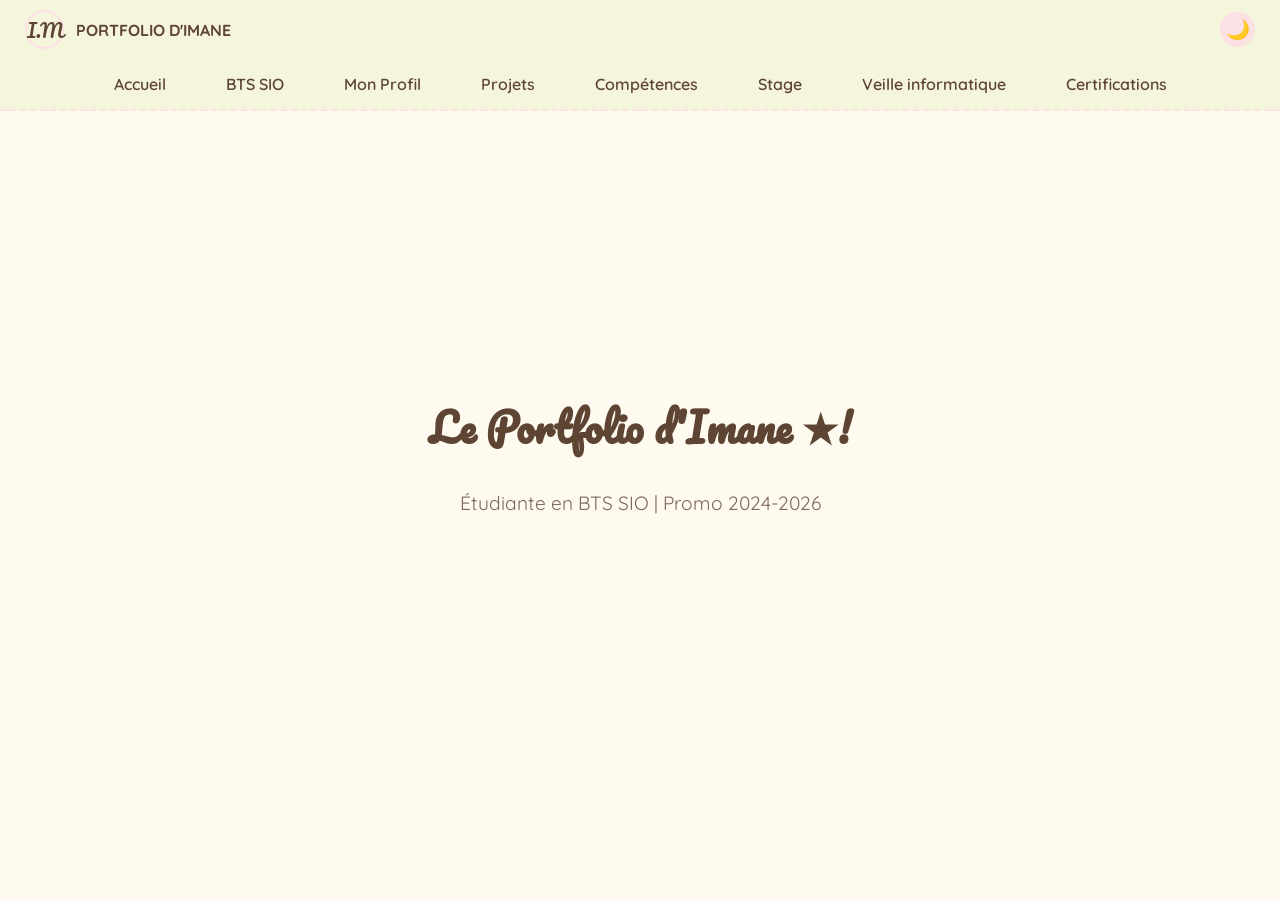
<file: index.html>
<!DOCTYPE html>
<html lang="fr">
<head>
    <meta charset="UTF-8">
    <meta name="viewport" content="width=device-width, initial-scale=1.0">
    <title>Portfolio d'Imane</title>
    <link rel="stylesheet" href="style.css">
    <link href="https://fonts.googleapis.com/css2?family=Pacifico&family=Quicksand:wght@400;600&display=swap" rel="stylesheet">
</head>
<body>

    <header class="header-top">
        <div class="logo-signature">I.M</div>
        <span class="signature-texte">PORTFOLIO D'IMANE</span>
        
        <button id="theme-toggle" class="theme-btn">🌙</button>
    </header>

  <nav>
        <ul>
            <li><a href="index.html">Accueil</a></li>
            <li><a href="bts.html">BTS SIO</a></li>
            <li><a href="profil.html">Mon Profil</a></li>
            <li><a href="projets.html">Projets</a></li>
            <li><a href="competences.html">Compétences</a></li>
            <li><a href="stage.html">Stage</a></li>
            <li><a href="veille.html">Veille informatique</a></li>
            <li><a href="certifications.html">Certifications</a></li>
        </ul>
    </nav>

    <main class="page-content-accueil">
        <h1 class="titre-principal-accueil">Le Portfolio d'Imane ★!</h1>
        <p class="sous-titre-accueil">Étudiante en BTS SIO | Promo 2024-2026</p>
    </main>

    <script>
        const btn = document.getElementById('theme-toggle');
        const body = document.body;

        btn.addEventListener('click', () => {
            body.classList.toggle('dark-mode');
            if (body.classList.contains('dark-mode')) {
                btn.textContent = '☀️';
            } else {
                btn.textContent = '🌙';
            }
        });
    </script>
</body>
</html>
</file>
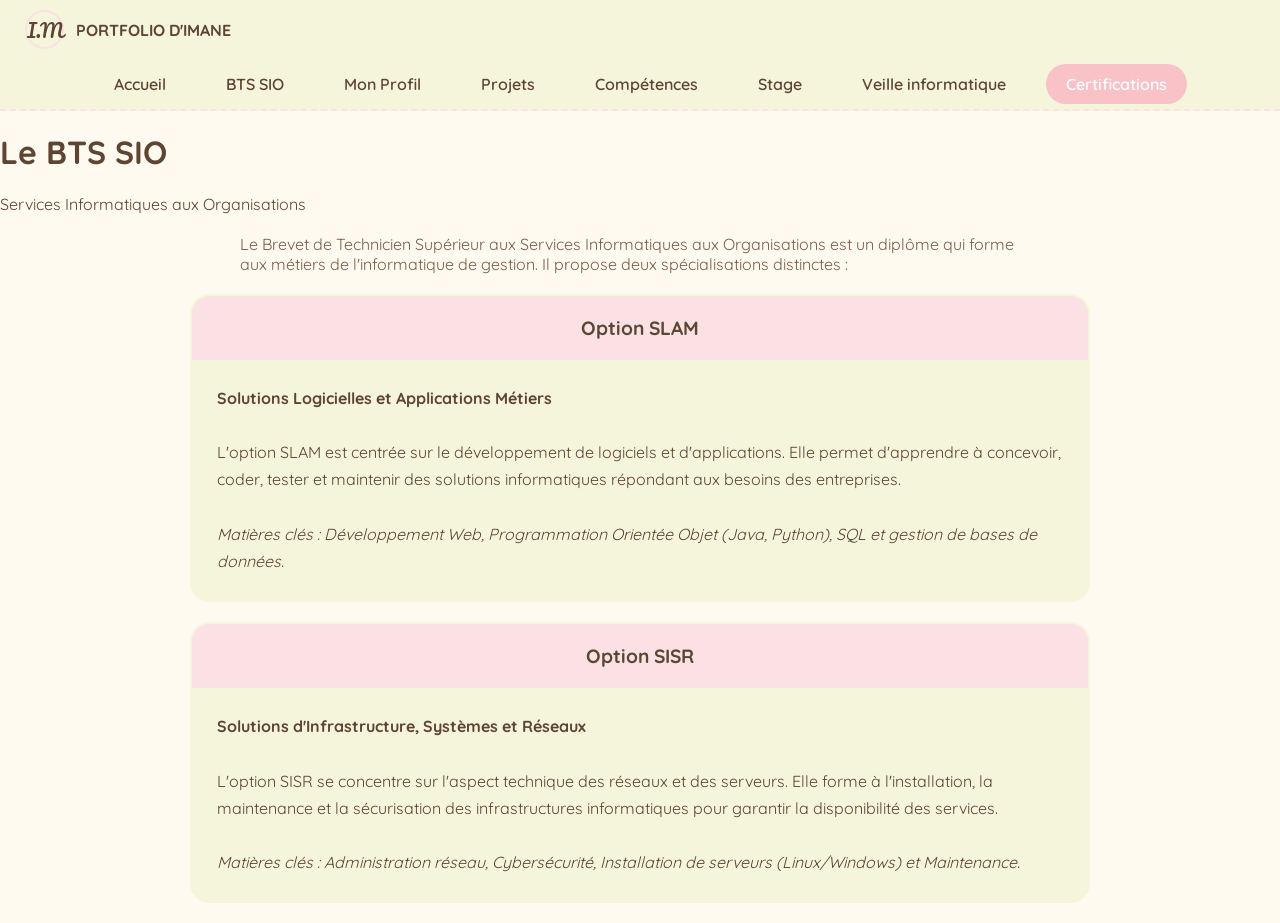
<file: bts.html>
<!DOCTYPE html>
<html lang="fr">
<head>
    <meta charset="UTF-8">
    <meta name="viewport" content="width=device-width, initial-scale=1.0">
    <title>BTS SIO - Imane Portfolio</title>
    <link rel="stylesheet" href="style.css">
    <link href="https://fonts.googleapis.com/css2?family=Pacifico&family=Quicksand:wght@400;600&display=swap" rel="stylesheet">
</head>
<body>

    <header class="header-top">
        <div class="logo-signature">I.M</div>
        <span class="signature-texte">PORTFOLIO D'IMANE</span>
    </header>

    <nav>
        <ul>
            <li><a href="index.html">Accueil</a></li>
            <li><a href="bts.html">BTS SIO</a></li>
            <li><a href="profil.html">Mon Profil</a></li>
            <li><a href="projets.html">Projets</a></li>
            <li><a href="competences.html">Compétences</a></li>
            <li><a href="stage.html">Stage</a></li>
            <li><a href="veille.html">Veille informatique</a></li>
            <li><a href="certifications.html" class="active">Certifications</a></li>
        </ul>
    </nav>

    <main class="page-content">
        <h1 class="titre-principal">Le BTS SIO</h1>
        <p class="sous-titre">Services Informatiques aux Organisations</p>
        
        <p style="max-width: 800px; margin: 20px auto; color: #7a5d48;">
            Le Brevet de Technicien Supérieur aux Services Informatiques aux Organisations est un diplôme qui forme aux métiers de l'informatique de gestion. Il propose deux spécialisations distinctes :
        </p>

        <div class="tables-container">
            
            <table class="bts-table">
                <thead>
                    <tr>
                        <th>Option SLAM</th>
                    </tr>
                </thead>
                <tbody>
                    <tr>
                        <td>
                            <strong>Solutions Logicielles et Applications Métiers</strong><br><br>
                            L'option SLAM est centrée sur le développement de logiciels et d'applications. 
                            Elle permet d'apprendre à concevoir, coder, tester et maintenir des solutions informatiques 
                            répondant aux besoins des entreprises. <br><br>
                            <em>Matières clés : Développement Web, Programmation Orientée Objet (Java, Python), SQL et gestion de bases de données.</em>
                        </td>
                    </tr>
                </tbody>
            </table>

            <table class="bts-table">
                <thead>
                    <tr>
                        <th>Option SISR</th>
                    </tr>
                </thead>
                <tbody>
                    <tr>
                        <td>
                            <strong>Solutions d'Infrastructure, Systèmes et Réseaux</strong><br><br>
                            L'option SISR se concentre sur l'aspect technique des réseaux et des serveurs. 
                            Elle forme à l'installation, la maintenance et la sécurisation des infrastructures informatiques 
                            pour garantir la disponibilité des services. <br><br>
                            <em>Matières clés : Administration réseau, Cybersécurité, Installation de serveurs (Linux/Windows) et Maintenance.</em>
                        </td>
                    </tr>
                </tbody>
            </table>

        </div>
    </main>

</body>
</html>
</file>
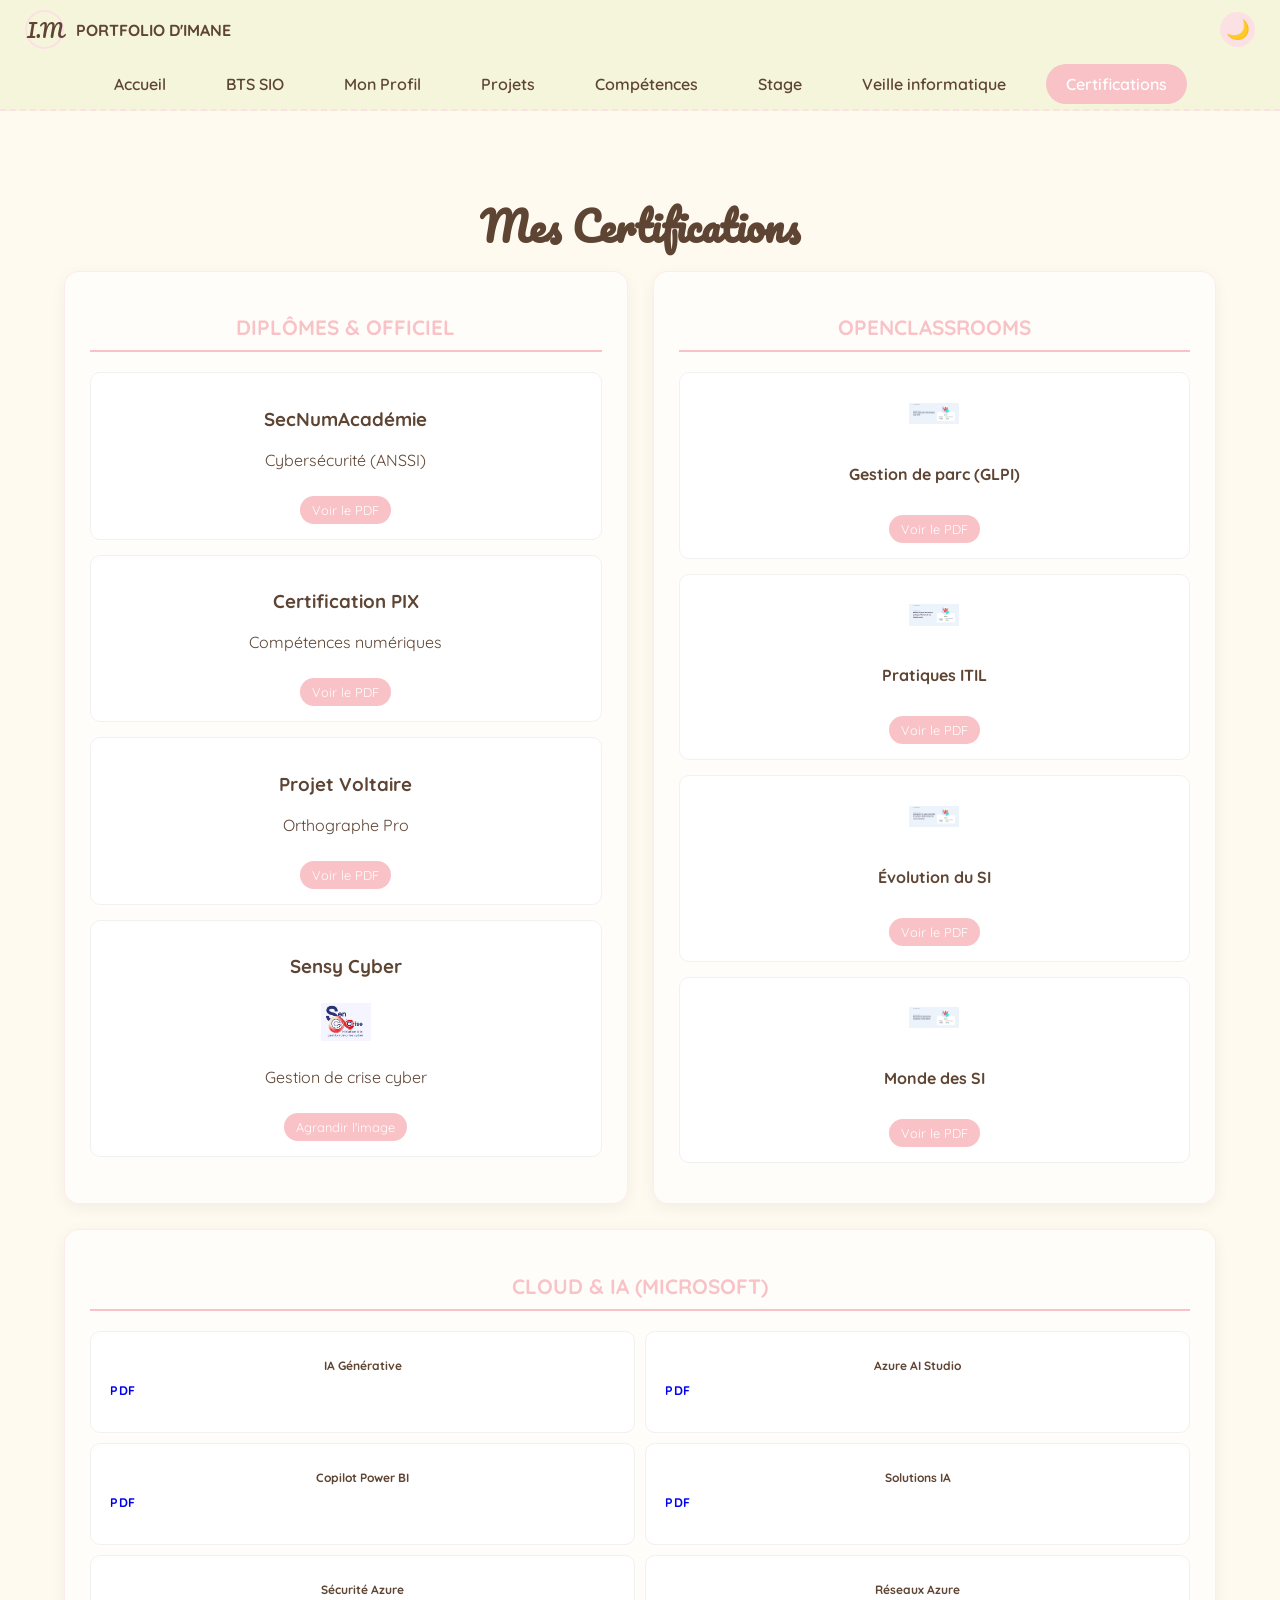
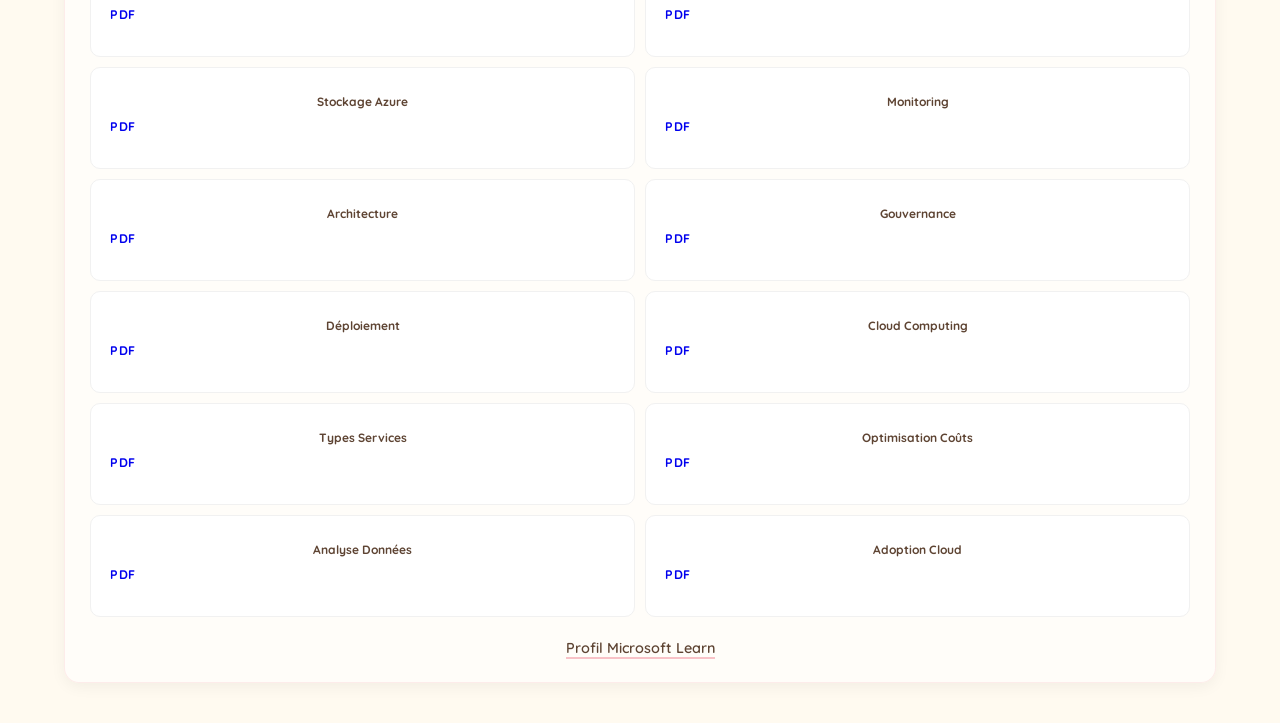
<file: certifications.html>
<!DOCTYPE html>
<html lang="fr">
<head>
    <meta charset="UTF-8">
    <meta name="viewport" content="width=device-width, initial-scale=1.0">
    <title>Mes Certifications - Imane</title>
    <link rel="stylesheet" href="style.css">
    <link href="https://fonts.googleapis.com/css2?family=Pacifico&family=Quicksand:wght@400;600&display=swap" rel="stylesheet">
</head>
<body>

    <header class="header-top">
        <div class="logo-signature">I.M</div>
        <span class="signature-texte">PORTFOLIO D'IMANE</span>
        <button id="theme-toggle" class="theme-btn">🌙</button>
    </header>

    <nav>
        <ul>
            <li><a href="index.html">Accueil</a></li>
            <li><a href="bts.html">BTS SIO</a></li>
            <li><a href="profil.html">Mon Profil</a></li>
            <li><a href="projets.html">Projets</a></li>
            <li><a href="competences.html">Compétences</a></li>
            <li><a href="stage.html">Stage</a></li>
            <li><a href="veille.html">Veille informatique</a></li>
            <li><a href="certifications.html" class="active">Certifications</a></li>
        </ul>
    </nav>

    <main class="page-content-bts">
        <h1 class="titre-principal-accueil">Mes Certifications</h1>

        <div class="certifications-columns">
            
            <section class="certif-column">
                <h2 class="column-title">Diplômes & Officiel</h2>
                
                <div class="certif-card">
                    <h3>SecNumAcadémie</h3>
                    <p>Cybersécurité (ANSSI)</p>
                    <a href="SecNum.pdf" target="_blank" class="btn-pdf">Voir le PDF</a>
                </div>

                <div class="certif-card">
                    <h3>Certification PIX</h3>
                    <p>Compétences numériques</p>
                    <a href="certification-pix.pdf" target="_blank" class="btn-pdf">Voir le PDF</a>
                </div>

                <div class="certif-card">
                    <h3>Projet Voltaire</h3>
                    <p>Orthographe Pro</p>
                    <a href="Voltaire.pdf" target="_blank" class="btn-pdf">Voir le PDF</a>
                </div>
                
                <div class="certif-card">
                    <h3>Sensy Cyber</h3>
                    <img src="Capture d’écran du 2026-04-25 16-07-42.png" alt="Sensy Crise" class="img-badge-oc">
                    <p>Gestion de crise cyber</p>
                    <a href="Capture d’écran du 2026-04-25 16-07-42.png" target="_blank" class="btn-pdf">Agrandir l'image</a>
                </div>
            </section>

            <section class="certif-column">
                <h2 class="column-title">OpenClassrooms</h2>
                
                <div class="certif-card">
                    <img src="gestion-parc.jpeg" alt="GLPI" class="img-badge-oc">
                    <h4>Gestion de parc (GLPI)</h4>
                    <a href="gestion-parc.jpeg" target="_blank" class="btn-pdf">Voir le PDF</a>
                </div>

                <div class="certif-card">
                    <img src="pratique-itil.jpeg" alt="ITIL" class="img-badge-oc">
                    <h4>Pratiques ITIL</h4>
                    <a href="pratique-itil.jpeg" target="_blank" class="btn-pdf">Voir le PDF</a>
                </div>

                <div class="certif-card">
                    <img src="evolution-itil.jpeg" alt="Evolution" class="img-badge-oc">
                    <h4>Évolution du SI</h4>
                    <a href="evolution-itil.jpeg" target="_blank" class="btn-pdf">Voir le PDF</a>
                </div>

                <div class="certif-card">
                    <img src="monde-informatique.jpeg" alt="SI" class="img-badge-oc">
                    <h4>Monde des SI</h4>
                    <a href="monde-informatique.jpeg" target="_blank" class="btn-pdf">Voir le PDF</a>
                </div>
            </section>

            <section class="certif-column">
                <h2 class="column-title">Cloud & IA (Microsoft)</h2>
                <div class="microsoft-subgrid">
                    <div class="certif-card"><h5>IA Générative</h5><a href="IA_Générative.pdf" target="_blank" class="btn-mini">PDF</a></div>
                    <div class="certif-card"><h5>Azure AI Studio</h5><a href="presentation_IA.pdf" target="_blank" class="btn-mini">PDF</a></div>
                    <div class="certif-card"><h5>Copilot Power BI</h5><a href="copilot.pdf" target="_blank" class="btn-mini">PDF</a></div>
                    <div class="certif-card"><h5>Solutions IA</h5><a href="azure.pdf" target="_blank" class="btn-mini">PDF</a></div>
                    <div class="certif-card"><h5>Sécurité Azure</h5><a href="securite_azure.pdf" target="_blank" class="btn-mini">PDF</a></div>
                    <div class="certif-card"><h5>Réseaux Azure</h5><a href="resaux_azure.pdf" target="_blank" class="btn-mini">PDF</a></div>
                    <div class="certif-card"><h5>Stockage Azure</h5><a href="stockage_azure.pdf" target="_blank" class="btn-mini">PDF</a></div>
                    <div class="certif-card"><h5>Monitoring</h5><a href="monitoring_azure.pdf" target="_blank" class="btn-mini">PDF</a></div>
                    <div class="certif-card"><h5>Architecture</h5><a href="architecte_azure.pdf" target="_blank" class="btn-mini">PDF</a></div>
                    <div class="certif-card"><h5>Gouvernance</h5><a href="gouvernance_azure.pdf" target="_blank" class="btn-mini">PDF</a></div>
                    <div class="certif-card"><h5>Déploiement</h5><a href="deploiement_azure.pdf" target="_blank" class="btn-mini">PDF</a></div>
                    <div class="certif-card"><h5>Cloud Computing</h5><a href="cloud_computing.pdf" target="_blank" class="btn-mini">PDF</a></div>
                    <div class="certif-card"><h5>Types Services</h5><a href="decrire_cloud.pdf" target="_blank" class="btn-mini">PDF</a></div>
                    <div class="certif-card"><h5>Optimisation Coûts</h5><a href="framework_cout.pdf" target="_blank" class="btn-mini">PDF</a></div>
                    <div class="certif-card"><h5>Analyse Données</h5><a href="analye_donne.pdf" target="_blank" class="btn-mini">PDF</a></div>
                    <div class="certif-card"><h5>Adoption Cloud</h5><a href="microsoft_cloud.pdf" target="_blank" class="btn-mini">PDF</a></div>
                </div>
                <div class="profile-link-box">
                    <a href="https://learn.microsoft.com/fr-fr/users/imanemassoundi-8660/achievements" target="_blank" class="btn-profile">Profil Microsoft Learn</a>
                </div>
            </section>
        </div>
    </main>

    <script src="script-veille.js"></script>
</body>
</html>
</file>
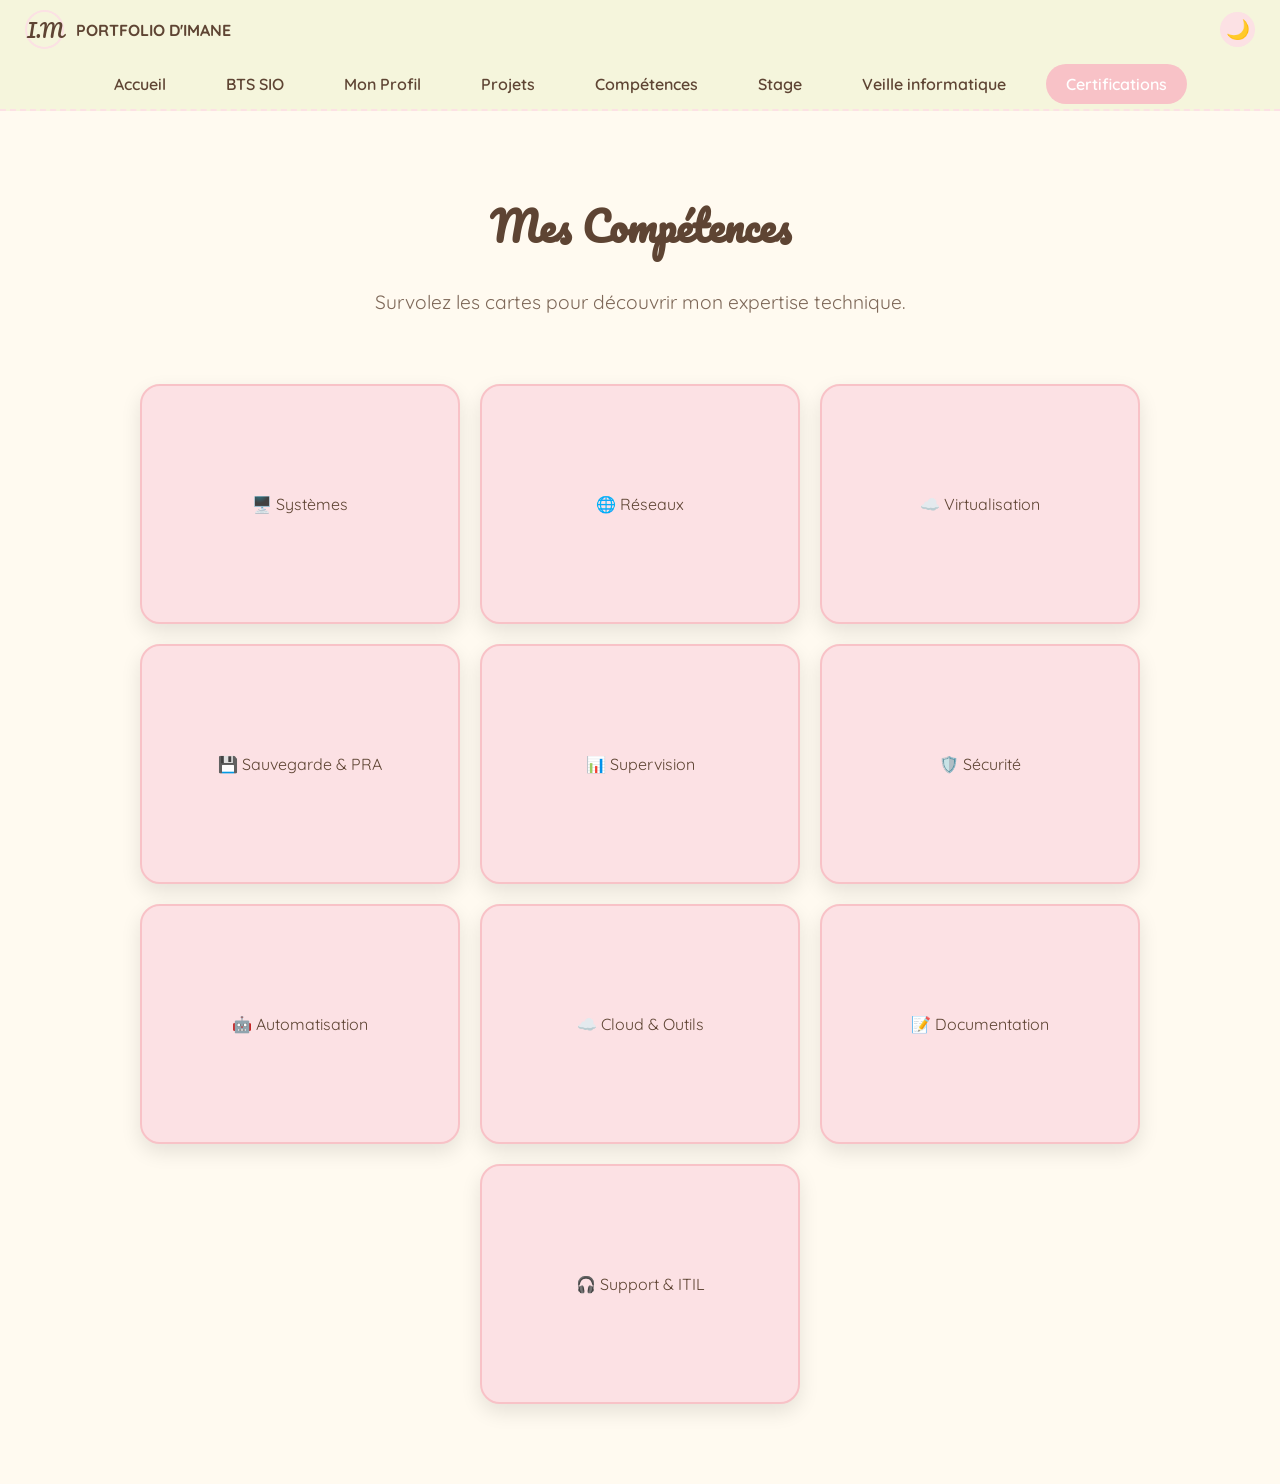
<file: competences.html>
<!DOCTYPE html>
<html lang="fr">
<head>
    <meta charset="UTF-8">
    <meta name="viewport" content="width=device-width, initial-scale=1.0">
    <title>Mes Compétences - Imane</title>
    <link rel="stylesheet" href="style.css">
    <link href="https://fonts.googleapis.com/css2?family=Pacifico&family=Quicksand:wght@400;600&display=swap" rel="stylesheet">
</head>
<body>

    <header class="header-top">
        <div class="logo-signature">I.M</div>
        <span class="signature-texte">PORTFOLIO D'IMANE</span>
        <button id="theme-toggle" class="theme-btn">🌙</button>
    </header>

    <nav>
        <ul>
            <li><a href="index.html">Accueil</a></li>
            <li><a href="bts.html">BTS SIO</a></li>
            <li><a href="profil.html">Mon Profil</a></li>
            <li><a href="projets.html">Projets</a></li>
            <li><a href="competences.html">Compétences</a></li>
            <li><a href="stage.html">Stage</a></li>
            <li><a href="veille.html">Veille informatique</a></li>
            <li><a href="certifications.html" class="active">Certifications</a></li>
        </ul>
    </nav>

    <main class="page-content-bts">
        <h1 class="titre-principal-accueil">Mes Compétences</h1>
        <p class="sous-titre-accueil">Survolez les cartes pour découvrir mon expertise technique.</p>

        <div class="flip-container">
            
            <div class="flip-card">
                <div class="flip-card-inner">
                    <div class="flip-card-front">🖥️ Systèmes</div>
                    <div class="flip-card-back">Windows Server, Linux, AD, GPO, DNS, DHCP</div>
                </div>
            </div>

            <div class="flip-card">
                <div class="flip-card-inner">
                    <div class="flip-card-front">🌐 Réseaux</div>
                    <div class="flip-card-back">STP, VLAN, Routage, HSRP, NAT/PAT, VPN, Pare-feux</div>
                </div>
            </div>

            <div class="flip-card">
                <div class="flip-card-inner">
                    <div class="flip-card-front">☁️ Virtualisation</div>
                    <div class="flip-card-back">Hyper-V, Proxmox, Gestion VM, Templates, Snapshots</div>
                </div>
            </div>

            <div class="flip-card">
                <div class="flip-card-inner">
                    <div class="flip-card-front">💾 Sauvegarde & PRA</div>
                    <div class="flip-card-back">Stratégies 3-2-1, Politiques de sauvegarde, Plan de Reprise d'Activité</div>
                </div>
            </div>

            <div class="flip-card">
                <div class="flip-card-inner">
                    <div class="flip-card-front">📊 Supervision</div>
                    <div class="flip-card-back">Prometheus, Grafana, Zabbix</div>
                </div>
            </div>

            <div class="flip-card">
                <div class="flip-card-inner">
                    <div class="flip-card-front">🛡️ Sécurité</div>
                    <div class="flip-card-back">Durcissement, MFA, Droits, Vulnérabilités, Logs, RGPD</div>
                </div>
            </div>

            <div class="flip-card">
                <div class="flip-card-inner">
                    <div class="flip-card-front">🤖 Automatisation</div>
                    <div class="flip-card-back">Scripts PowerShell et Bash, Ansible, FOG Project</div>
                </div>
            </div>

            <div class="flip-card">
                <div class="flip-card-inner">
                    <div class="flip-card-front">☁️ Cloud & Outils</div>
                    <div class="flip-card-back">Microsoft 365, Azure AD, Outils collaboratifs</div>
                </div>
            </div>

            <div class="flip-card">
                <div class="flip-card-inner">
                    <div class="flip-card-front">📝 Documentation</div>
                    <div class="flip-card-back">Rédaction de procédures, Schémas Visio/Draw.io</div>
                </div>
            </div>

            <div class="flip-card">
                <div class="flip-card-inner">
                    <div class="flip-card-front">🎧 Support & ITIL</div>
                    <div class="flip-card-back">GLPI, Ticketing N1/N2/N3, Gestion d'incidents</div>
                </div>
            </div>

        </div>
    </main>

    <script src="script-veille.js"></script>
</body>
</html>
</file>
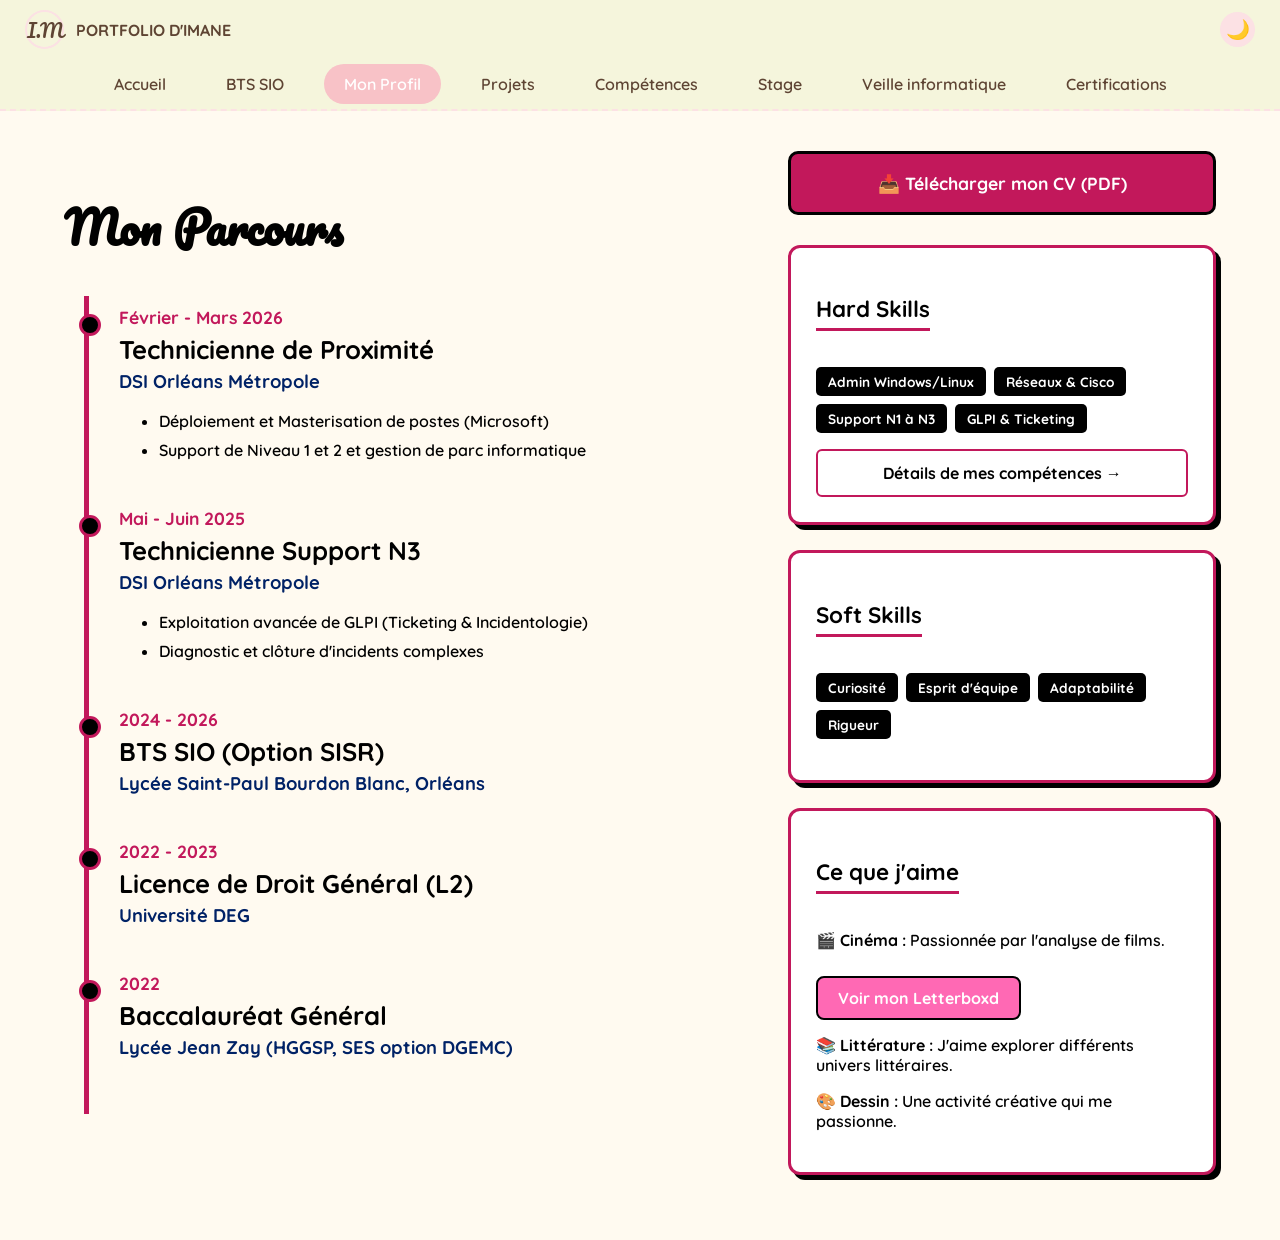
<file: profil.html>
<!DOCTYPE html>
<html lang="fr">
<head>
    <meta charset="UTF-8">
    <meta name="viewport" content="width=device-width, initial-scale=1.0">
    <title>Mon Profil - Imane Massoundi</title>
    <link rel="stylesheet" href="style.css">
    <link href="https://fonts.googleapis.com/css2?family=Pacifico&family=Quicksand:wght@400;600;700;800&display=swap" rel="stylesheet">
</head>
<body>

    <header class="header-top">
        <div class="logo-signature">I.M</div>
        <span class="signature-texte">PORTFOLIO D'IMANE</span>
        <button id="theme-toggle" class="theme-btn">🌙</button>
    </header>

    <nav>
        <ul>
            <li><a href="index.html">Accueil</a></li>
            <li><a href="bts.html">BTS SIO</a></li>
            <li><a href="profil.html" class="active">Mon Profil</a></li>
            <li><a href="projets.html">Projets</a></li>
            <li><a href="competences.html">Compétences</a></li>
            <li><a href="stage.html">Stage</a></li>
            <li><a href="veille.html">Veille informatique</a></li>
            <li><a href="certifications.html">Certifications</a></li>
        </ul>
    </nav>

    <main class="page-content-profil">
        <div class="profil-container">
            
            <section class="timeline-section">
                <h2 class="titre-mon-parcours">Mon Parcours</h2>
                
                <div class="timeline">
                    <div class="timeline-item stage">
                        <div class="timeline-date">Février - Mars 2026</div>
                        <div class="timeline-content">
                            <h3 class="job-title">Technicienne de Proximité</h3>
                            <p class="company-name">DSI Orléans Métropole </p>
                            <ul class="task-list">
                                <li>Déploiement et Masterisation de postes (Microsoft)</li>
                                <li>Support de Niveau 1 et 2 et gestion de parc informatique</li>
                            </ul>
                        </div>
                    </div>

                    <div class="timeline-item stage">
                        <div class="timeline-date">Mai - Juin 2025</div>
                        <div class="timeline-content">
                            <h3 class="job-title">Technicienne Support N3</h3>
                            <p class="company-name">DSI Orléans Métropole </p>
                            <ul class="task-list">
                                <li>Exploitation avancée de GLPI (Ticketing & Incidentologie)</li>
                                <li>Diagnostic et clôture d'incidents complexes</li>
                            </ul>
                        </div>
                    </div>

                    <div class="timeline-item">
                        <div class="timeline-date">2024 - 2026</div>
                        <div class="timeline-content">
                            <h3 class="job-title">BTS SIO (Option SISR)</h3>
                            <p class="school-name">Lycée Saint-Paul Bourdon Blanc, Orléans</p>
                        </div>
                    </div>

                    <div class="timeline-item">
                        <div class="timeline-date">2022 - 2023</div>
                        <div class="timeline-content">
                            <h3 class="job-title">Licence de Droit Général (L2)</h3>
                            <p class="school-name">Université DEG </p>
                        </div>
                    </div>

                    <div class="timeline-item">
                        <div class="timeline-date">2022</div>
                        <div class="timeline-content">
                            <h3 class="job-title">Baccalauréat Général</h3>
                            <p class="school-name">Lycée Jean Zay (HGGSP, SES option DGEMC)</p>
                        </div>
                    </div>
                </div>
            </section>

            <aside class="sidebar-profil">
                
                <div class="cv-download-box">
                    <a href="cv.pdf" download class="btn-download">📥 Télécharger mon CV (PDF)</a>
                </div>

                <div class="profil-card">
                    <h3 class="card-title">Hard Skills</h3>
                    <ul class="skills-tags-dark">
                        <li>Admin Windows/Linux </li>
                        <li>Réseaux & Cisco </li>
                        <li>Support N1 à N3 </li>
                        <li>GLPI & Ticketing</li>
                    </ul>
                    <a href="competences.html" class="btn-goto-competences">Détails de mes compétences →</a>
                </div>

                <div class="profil-card">
                    <h3 class="card-title">Soft Skills</h3>
                    <ul class="skills-tags-dark">
                        <li>Curiosité</li>
                        <li>Esprit d'équipe</li>
                        <li>Adaptabilité</li>
                        <li>Rigueur</li>
                    </ul>
                </div>

                <div class="profil-card">
                    <h3 class="card-title">Ce que j'aime</h3>
                    <p class="dark-text">🎬 <strong>Cinéma :</strong> Passionnée par l'analyse de films.</p>
                    <a href="https://letterboxd.com/imnryn" target="_blank" class="btn-letterboxd">Voir mon Letterboxd</a>
                    
                    <p class="dark-text" style="margin-top: 15px;">📚 <strong>Littérature :</strong> J'aime explorer différents univers littéraires.</p>
                    <p class="dark-text">🎨 <strong>Dessin :</strong> Une activité créative qui me passionne.</p>
                </div>
            </aside>
        </div>
    </main>

</body>
</html>
</file>
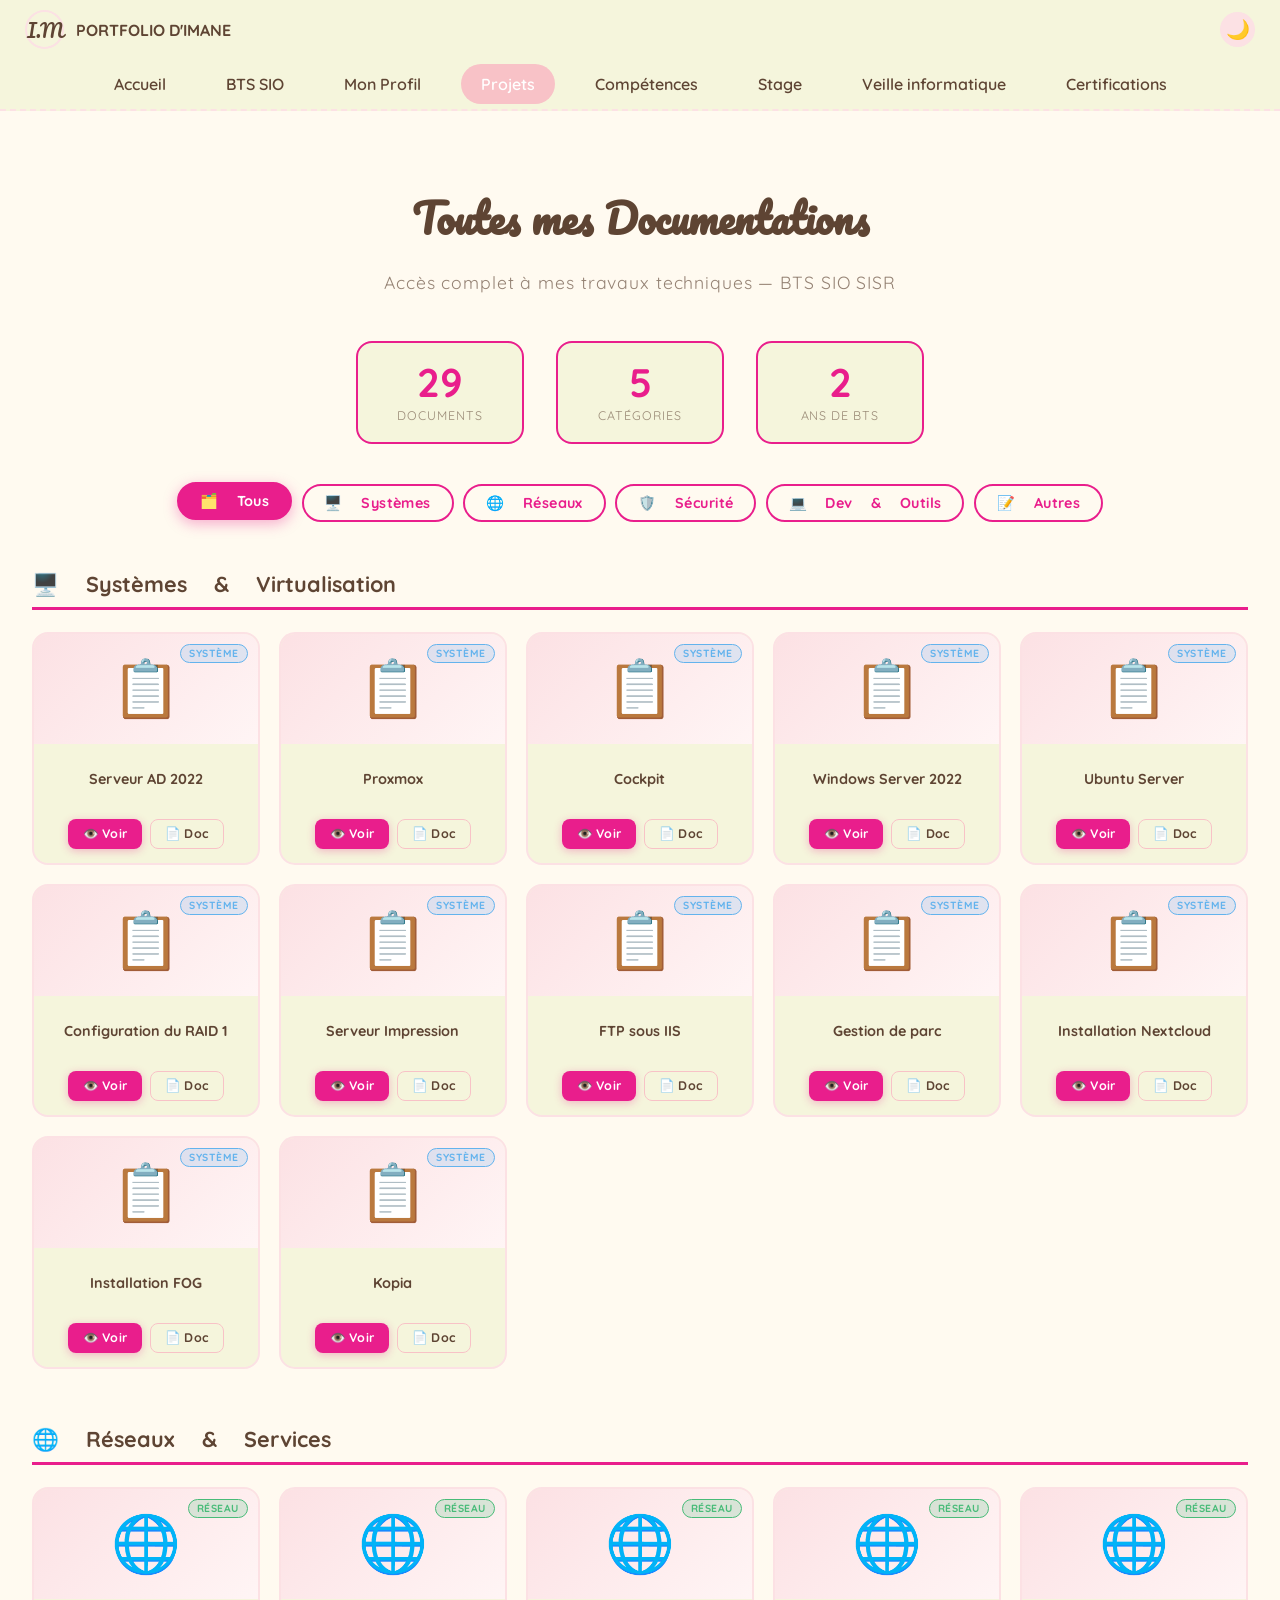
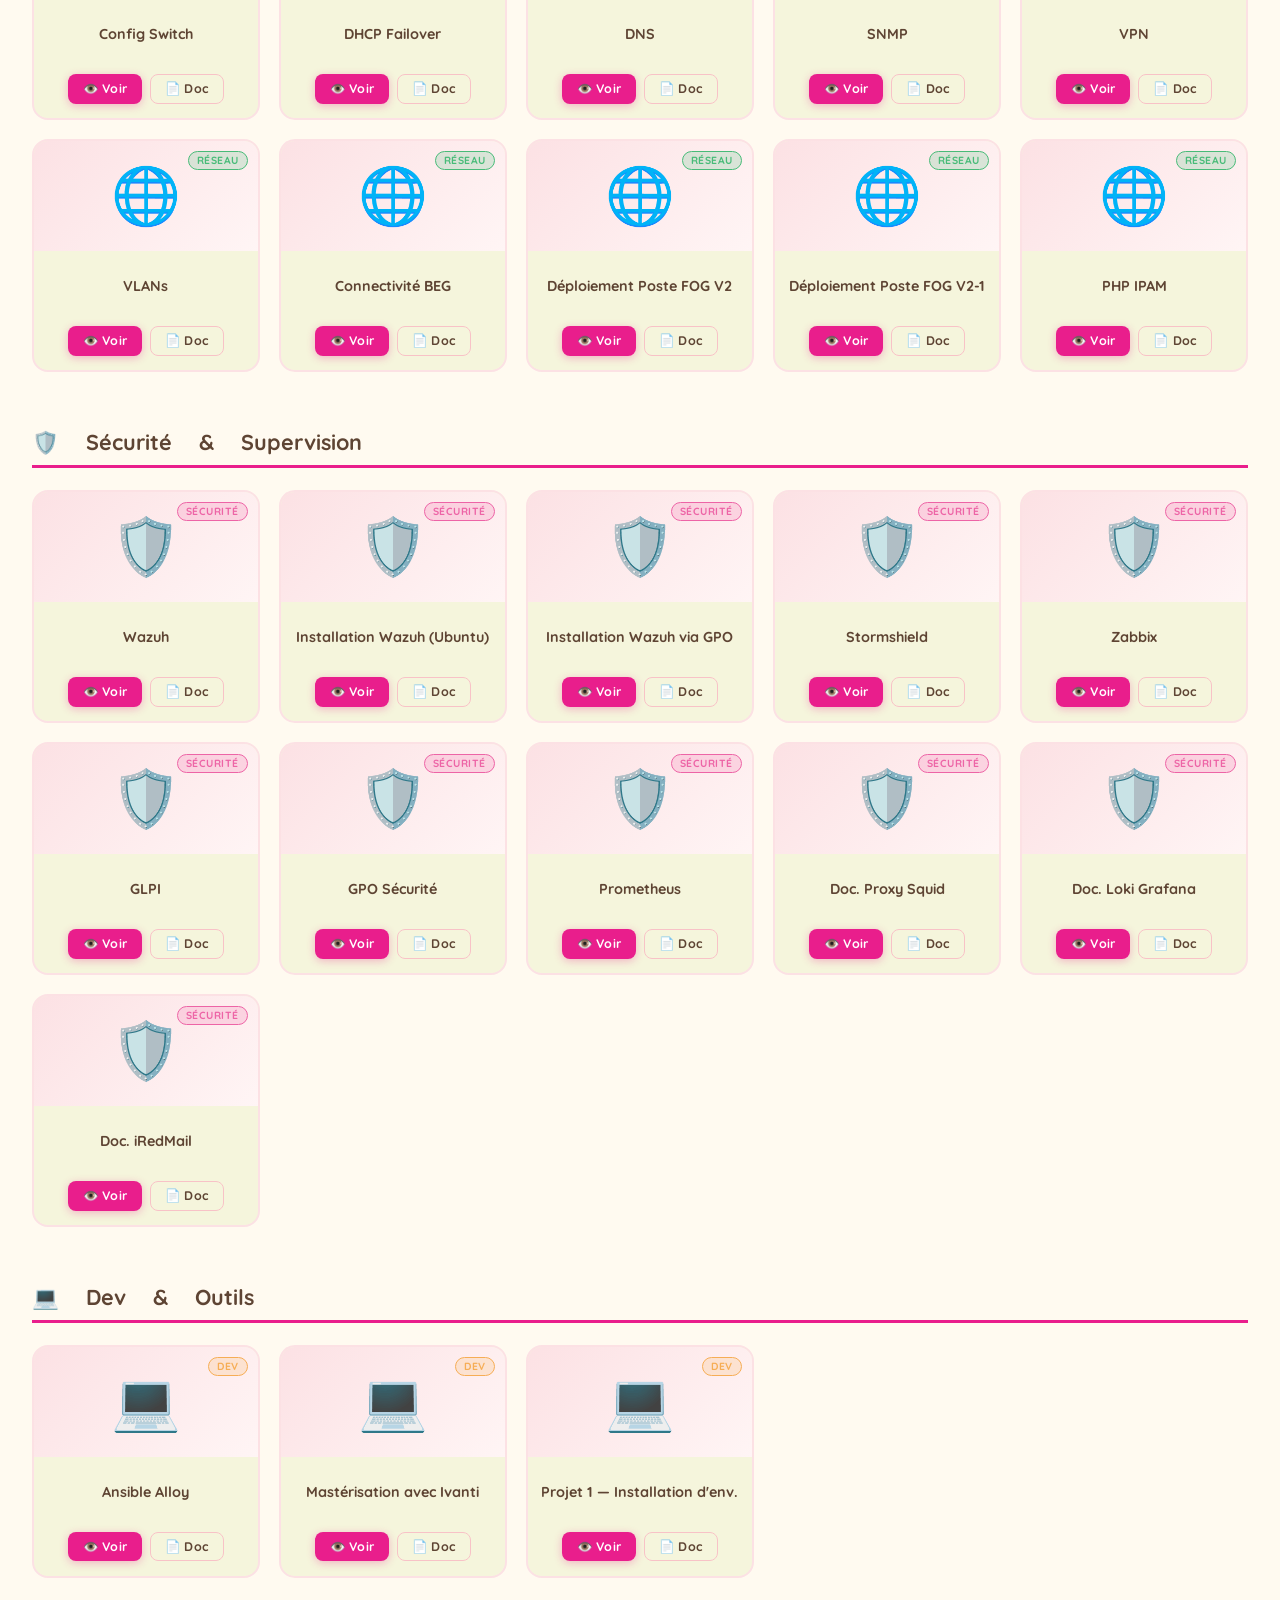
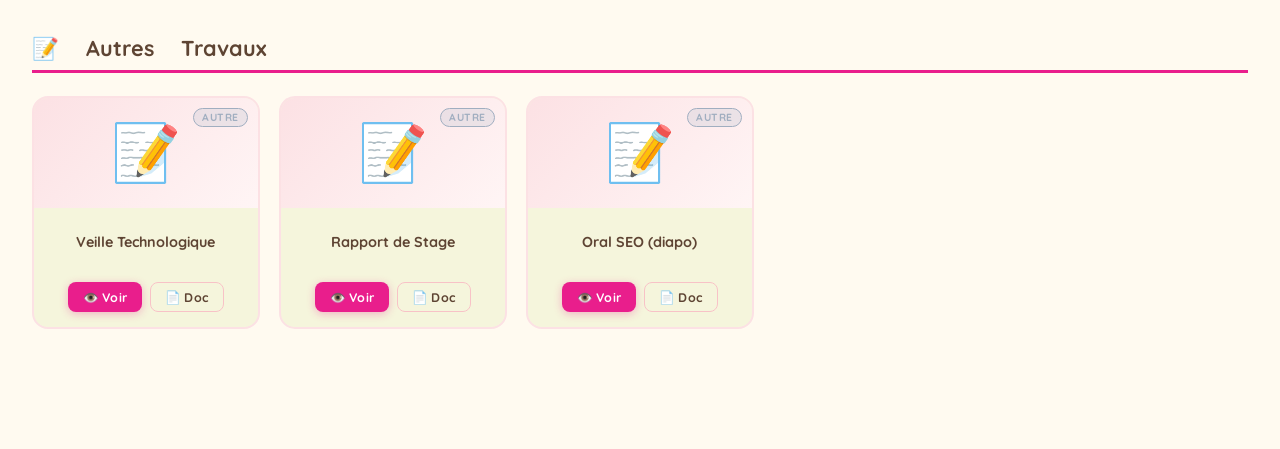
<file: projets.html>
<!DOCTYPE html>
<html lang="fr">
<head>
    <meta charset="UTF-8">
    <meta name="viewport" content="width=device-width, initial-scale=1.0">
    <title>Mes Projets - Imane Massoundi</title>
    <link rel="stylesheet" href="style.css">
    <link href="https://fonts.googleapis.com/css2?family=Pacifico&family=Quicksand:wght@400;600;700;800&display=swap" rel="stylesheet">
</head>
<body>

    <header class="header-top">
        <div class="logo-signature">I.M</div>
        <span class="signature-texte">PORTFOLIO D'IMANE</span>
        <button id="theme-toggle" class="theme-btn">🌙</button>
    </header>

    <nav>
        <ul>
            <li><a href="index.html">Accueil</a></li>
            <li><a href="bts.html">BTS SIO</a></li>
            <li><a href="profil.html">Mon Profil</a></li>
            <li><a href="projets.html" class="active">Projets</a></li>
            <li><a href="competences.html">Compétences</a></li>
            <li><a href="stage.html">Stage</a></li>
            <li><a href="veille.html">Veille informatique</a></li>
            <li><a href="certifications.html">Certifications</a></li>
        </ul>
    </nav>

    <main class="page-projets">

        <h1 class="titre-principal-accueil">Toutes mes Documentations</h1>
        <p class="sous-titre-projets">Accès complet à mes travaux techniques — BTS SIO SISR</p>

        <!-- STATS -->
        <div class="stats-bar">
            <div class="stat-item">
                <span class="stat-number">29</span>
                <span class="stat-label">Documents</span>
            </div>
            <div class="stat-item">
                <span class="stat-number">5</span>
                <span class="stat-label">Catégories</span>
            </div>
            <div class="stat-item">
                <span class="stat-number">2</span>
                <span class="stat-label">Ans de BTS</span>
            </div>
        </div>

        <!-- FILTRES -->
        <div class="filter-bar">
            <button class="filter-btn active" onclick="filterCat('all', this)">🗂️ Tous</button>
            <button class="filter-btn" onclick="filterCat('sys', this)">🖥️ Systèmes</button>
            <button class="filter-btn" onclick="filterCat('reseau', this)">🌐 Réseaux</button>
            <button class="filter-btn" onclick="filterCat('secu', this)">🛡️ Sécurité</button>
            <button class="filter-btn" onclick="filterCat('dev', this)">💻 Dev & Outils</button>
            <button class="filter-btn" onclick="filterCat('autre', this)">📝 Autres</button>
        </div>

        <!-- ===== SYSTÈMES & VIRTUALISATION ===== -->
        <div class="categorie-section" data-cat="sys">
            <h2 class="categorie-titre">🖥️ Systèmes &amp; Virtualisation</h2>
            <div class="projets-mini-grid">

                <div class="mini-card">
                    <span class="mini-badge badge-sys">Système</span>
                    <div class="mini-preview"><span class="pdf-icon">📋</span></div>
                    <h3 class="mini-title">Serveur AD 2022</h3>
                    <div class="mini-actions">
                        <a href="SERVEUR AD.pdf" class="btn-mini btn-voir">👁️ Voir</a>
                        <a href="SERVEUR AD.pdf" download class="btn-mini btn-doc">📄 Doc</a>
                    </div>
                </div>

                <div class="mini-card">
                    <span class="mini-badge badge-sys">Système</span>
                    <div class="mini-preview"><span class="pdf-icon">📋</span></div>
                    <h3 class="mini-title">Proxmox</h3>
                    <div class="mini-actions">
                        <a href="Proxmox.pdf" class="btn-mini btn-voir">👁️ Voir</a>
                        <a href="Proxmox.pdf" download class="btn-mini btn-doc">📄 Doc</a>
                    </div>
                </div>

                <div class="mini-card">
                    <span class="mini-badge badge-sys">Système</span>
                    <div class="mini-preview"><span class="pdf-icon">📋</span></div>
                    <h3 class="mini-title">Cockpit</h3>
                    <div class="mini-actions">
                        <a href="cockpit.pdf" class="btn-mini btn-voir">👁️ Voir</a>
                        <a href="cockpit.pdf" download class="btn-mini btn-doc">📄 Doc</a>
                    </div>
                </div>

                <div class="mini-card">
                    <span class="mini-badge badge-sys">Système</span>
                    <div class="mini-preview"><span class="pdf-icon">📋</span></div>
                    <h3 class="mini-title">Windows Server 2022</h3>
                    <div class="mini-actions">
                        <a href="Windows_Server_2022.pdf" class="btn-mini btn-voir">👁️ Voir</a>
                        <a href="Windows_Server_2022.pdf" download class="btn-mini btn-doc">📄 Doc</a>
                    </div>
                </div>

                <div class="mini-card">
                    <span class="mini-badge badge-sys">Système</span>
                    <div class="mini-preview"><span class="pdf-icon">📋</span></div>
                    <h3 class="mini-title">Ubuntu Server</h3>
                    <div class="mini-actions">
                        <a href="Ubuntu_Server.pdf" class="btn-mini btn-voir">👁️ Voir</a>
                        <a href="Ubuntu_Server.pdf" download class="btn-mini btn-doc">📄 Doc</a>
                    </div>
                </div>

                <div class="mini-card">
                    <span class="mini-badge badge-sys">Système</span>
                    <div class="mini-preview"><span class="pdf-icon">📋</span></div>
                    <h3 class="mini-title">Configuration du RAID 1</h3>
                    <div class="mini-actions">
                        <a href="Configuration du RAID 1.pdf" class="btn-mini btn-voir">👁️ Voir</a>
                        <a href="Configuration du RAID 1.pdf" download class="btn-mini btn-doc">📄 Doc</a>
                    </div>
                </div>

                <div class="mini-card">
                    <span class="mini-badge badge-sys">Système</span>
                    <div class="mini-preview"><span class="pdf-icon">📋</span></div>
                    <h3 class="mini-title">Serveur Impression</h3>
                    <div class="mini-actions">
                        <a href="Serveur impression.pdf" class="btn-mini btn-voir">👁️ Voir</a>
                        <a href="Serveur impression.pdf" download class="btn-mini btn-doc">📄 Doc</a>
                    </div>
                </div>

                <div class="mini-card">
                    <span class="mini-badge badge-sys">Système</span>
                    <div class="mini-preview"><span class="pdf-icon">📋</span></div>
                    <h3 class="mini-title">FTP sous IIS</h3>
                    <div class="mini-actions">
                        <a href="Ftps sous iis.pdf" class="btn-mini btn-voir">👁️ Voir</a>
                        <a href="Ftps sous iis.pdf" download class="btn-mini btn-doc">📄 Doc</a>
                    </div>
                </div>

                <div class="mini-card">
                    <span class="mini-badge badge-sys">Système</span>
                    <div class="mini-preview"><span class="pdf-icon">📋</span></div>
                    <h3 class="mini-title">Gestion de parc</h3>
                    <div class="mini-actions">
                        <a href="gestion de parc.pdf" class="btn-mini btn-voir">👁️ Voir</a>
                        <a href="gestion de parc.pdf" download class="btn-mini btn-doc">📄 Doc</a>
                    </div>
                </div>

                <div class="mini-card">
                    <span class="mini-badge badge-sys">Système</span>
                    <div class="mini-preview"><span class="pdf-icon">📋</span></div>
                    <h3 class="mini-title">Installation Nextcloud</h3>
                    <div class="mini-actions">
                        <a href="Installation de Next...e.pdf" class="btn-mini btn-voir">👁️ Voir</a>
                        <a href="Installation de Next...e.pdf" download class="btn-mini btn-doc">📄 Doc</a>
                    </div>
                </div>

                <div class="mini-card">
                    <span class="mini-badge badge-sys">Système</span>
                    <div class="mini-preview"><span class="pdf-icon">📋</span></div>
                    <h3 class="mini-title">Installation FOG</h3>
                    <div class="mini-actions">
                        <a href="Installation FOG.pdf" class="btn-mini btn-voir">👁️ Voir</a>
                        <a href="Installation FOG.pdf" download class="btn-mini btn-doc">📄 Doc</a>
                    </div>
                </div>

                <div class="mini-card">
                    <span class="mini-badge badge-sys">Système</span>
                    <div class="mini-preview"><span class="pdf-icon">📋</span></div>
                    <h3 class="mini-title">Kopia</h3>
                    <div class="mini-actions">
                        <a href="Kopia.pdf" class="btn-mini btn-voir">👁️ Voir</a>
                        <a href="Kopia.pdf" download class="btn-mini btn-doc">📄 Doc</a>
                    </div>
                </div>

            </div>
        </div>

        <!-- ===== RÉSEAUX & SERVICES ===== -->
        <div class="categorie-section" data-cat="reseau">
            <h2 class="categorie-titre">🌐 Réseaux &amp; Services</h2>
            <div class="projets-mini-grid">

                <div class="mini-card">
                    <span class="mini-badge badge-reseau">Réseau</span>
                    <div class="mini-preview"><span class="pdf-icon">🌐</span></div>
                    <h3 class="mini-title">Config Switch</h3>
                    <div class="mini-actions">
                        <a href="configuration d'un switc....pdf" class="btn-mini btn-voir">👁️ Voir</a>
                        <a href="configuration d'un switc....pdf" download class="btn-mini btn-doc">📄 Doc</a>
                    </div>
                </div>

                <div class="mini-card">
                    <span class="mini-badge badge-reseau">Réseau</span>
                    <div class="mini-preview"><span class="pdf-icon">🌐</span></div>
                    <h3 class="mini-title">DHCP Failover</h3>
                    <div class="mini-actions">
                        <a href="DHCP FAILOVER.pdf" class="btn-mini btn-voir">👁️ Voir</a>
                        <a href="DHCP FAILOVER.pdf" download class="btn-mini btn-doc">📄 Doc</a>
                    </div>
                </div>

                <div class="mini-card">
                    <span class="mini-badge badge-reseau">Réseau</span>
                    <div class="mini-preview"><span class="pdf-icon">🌐</span></div>
                    <h3 class="mini-title">DNS</h3>
                    <div class="mini-actions">
                        <a href="DNS.pdf" class="btn-mini btn-voir">👁️ Voir</a>
                        <a href="DNS.pdf" download class="btn-mini btn-doc">📄 Doc</a>
                    </div>
                </div>

                <div class="mini-card">
                    <span class="mini-badge badge-reseau">Réseau</span>
                    <div class="mini-preview"><span class="pdf-icon">🌐</span></div>
                    <h3 class="mini-title">SNMP</h3>
                    <div class="mini-actions">
                        <a href="SNMP.pdf" class="btn-mini btn-voir">👁️ Voir</a>
                        <a href="SNMP.pdf" download class="btn-mini btn-doc">📄 Doc</a>
                    </div>
                </div>

                <div class="mini-card">
                    <span class="mini-badge badge-reseau">Réseau</span>
                    <div class="mini-preview"><span class="pdf-icon">🌐</span></div>
                    <h3 class="mini-title">VPN</h3>
                    <div class="mini-actions">
                        <a href="VPN.pdf" class="btn-mini btn-voir">👁️ Voir</a>
                        <a href="VPN.pdf" download class="btn-mini btn-doc">📄 Doc</a>
                    </div>
                </div>

                <div class="mini-card">
                    <span class="mini-badge badge-reseau">Réseau</span>
                    <div class="mini-preview"><span class="pdf-icon">🌐</span></div>
                    <h3 class="mini-title">VLANs</h3>
                    <div class="mini-actions">
                        <a href="VLANS.pdf" class="btn-mini btn-voir">👁️ Voir</a>
                        <a href="VLANS.pdf" download class="btn-mini btn-doc">📄 Doc</a>
                    </div>
                </div>

                <div class="mini-card">
                    <span class="mini-badge badge-reseau">Réseau</span>
                    <div class="mini-preview"><span class="pdf-icon">🌐</span></div>
                    <h3 class="mini-title">Connectivité BEG</h3>
                    <div class="mini-actions">
                        <a href="Connectivité BEG.pdf" class="btn-mini btn-voir">👁️ Voir</a>
                        <a href="Connectivité BEG.pdf" download class="btn-mini btn-doc">📄 Doc</a>
                    </div>
                </div>

                <div class="mini-card">
                    <span class="mini-badge badge-reseau">Réseau</span>
                    <div class="mini-preview"><span class="pdf-icon">🌐</span></div>
                    <h3 class="mini-title">Déploiement Poste FOG V2</h3>
                    <div class="mini-actions">
                        <a href="Deploiement_Poste_FOGV2.pdf" class="btn-mini btn-voir">👁️ Voir</a>
                        <a href="Deploiement_Poste_FOGV2.pdf" download class="btn-mini btn-doc">📄 Doc</a>
                    </div>
                </div>

                <div class="mini-card">
                    <span class="mini-badge badge-reseau">Réseau</span>
                    <div class="mini-preview"><span class="pdf-icon">🌐</span></div>
                    <h3 class="mini-title">Déploiement Poste FOG V2-1</h3>
                    <div class="mini-actions">
                        <a href="Deploiement_Poste_FOGV2-1.pdf" class="btn-mini btn-voir">👁️ Voir</a>
                        <a href="Deploiement_Poste_FOGV2-1.pdf" download class="btn-mini btn-doc">📄 Doc</a>
                    </div>
                </div>

                <div class="mini-card">
                    <span class="mini-badge badge-reseau">Réseau</span>
                    <div class="mini-preview"><span class="pdf-icon">🌐</span></div>
                    <h3 class="mini-title">PHP IPAM</h3>
                    <div class="mini-actions">
                        <a href="PHP IPAM.pdf" class="btn-mini btn-voir">👁️ Voir</a>
                        <a href="PHP IPAM.pdf" download class="btn-mini btn-doc">📄 Doc</a>
                    </div>
                </div>

            </div>
        </div>

        <!-- ===== SÉCURITÉ & SUPERVISION ===== -->
        <div class="categorie-section" data-cat="secu">
            <h2 class="categorie-titre">🛡️ Sécurité &amp; Supervision</h2>
            <div class="projets-mini-grid">

                <div class="mini-card">
                    <span class="mini-badge badge-secu">Sécurité</span>
                    <div class="mini-preview"><span class="pdf-icon">🛡️</span></div>
                    <h3 class="mini-title">Wazuh</h3>
                    <div class="mini-actions">
                        <a href="wazuh.pdf" class="btn-mini btn-voir">👁️ Voir</a>
                        <a href="wazuh.pdf" download class="btn-mini btn-doc">📄 Doc</a>
                    </div>
                </div>

                <div class="mini-card">
                    <span class="mini-badge badge-secu">Sécurité</span>
                    <div class="mini-preview"><span class="pdf-icon">🛡️</span></div>
                    <h3 class="mini-title">Installation Wazuh (Ubuntu)</h3>
                    <div class="mini-actions">
                        <a href="Installation de Wazuh (Ubu...).pdf" class="btn-mini btn-voir">👁️ Voir</a>
                        <a href="Installation de Wazuh (Ubu...).pdf" download class="btn-mini btn-doc">📄 Doc</a>
                    </div>
                </div>

                <div class="mini-card">
                    <span class="mini-badge badge-secu">Sécurité</span>
                    <div class="mini-preview"><span class="pdf-icon">🛡️</span></div>
                    <h3 class="mini-title">Installation Wazuh via GPO</h3>
                    <div class="mini-actions">
                        <a href="Installation de Wazuh via GPO.pdf" class="btn-mini btn-voir">👁️ Voir</a>
                        <a href="Installation de Wazuh via GPO.pdf" download class="btn-mini btn-doc">📄 Doc</a>
                    </div>
                </div>

                <div class="mini-card">
                    <span class="mini-badge badge-secu">Sécurité</span>
                    <div class="mini-preview"><span class="pdf-icon">🛡️</span></div>
                    <h3 class="mini-title">Stormshield</h3>
                    <div class="mini-actions">
                        <a href="Stormdhield.pdf" class="btn-mini btn-voir">👁️ Voir</a>
                        <a href="Stormdhield.pdf" download class="btn-mini btn-doc">📄 Doc</a>
                    </div>
                </div>

                <div class="mini-card">
                    <span class="mini-badge badge-secu">Sécurité</span>
                    <div class="mini-preview"><span class="pdf-icon">🛡️</span></div>
                    <h3 class="mini-title">Zabbix</h3>
                    <div class="mini-actions">
                        <a href="Zabbix.pdf" class="btn-mini btn-voir">👁️ Voir</a>
                        <a href="Zabbix.pdf" download class="btn-mini btn-doc">📄 Doc</a>
                    </div>
                </div>

                <div class="mini-card">
                    <span class="mini-badge badge-secu">Sécurité</span>
                    <div class="mini-preview"><span class="pdf-icon">🛡️</span></div>
                    <h3 class="mini-title">GLPI</h3>
                    <div class="mini-actions">
                        <a href="GLPI.pdf" class="btn-mini btn-voir">👁️ Voir</a>
                        <a href="GLPI.pdf" download class="btn-mini btn-doc">📄 Doc</a>
                    </div>
                </div>

                <div class="mini-card">
                    <span class="mini-badge badge-secu">Sécurité</span>
                    <div class="mini-preview"><span class="pdf-icon">🛡️</span></div>
                    <h3 class="mini-title">GPO Sécurité</h3>
                    <div class="mini-actions">
                        <a href="GPO.pdf" class="btn-mini btn-voir">👁️ Voir</a>
                        <a href="GPO.pdf" download class="btn-mini btn-doc">📄 Doc</a>
                    </div>
                </div>

                <div class="mini-card">
                    <span class="mini-badge badge-secu">Sécurité</span>
                    <div class="mini-preview"><span class="pdf-icon">🛡️</span></div>
                    <h3 class="mini-title">Prometheus</h3>
                    <div class="mini-actions">
                        <a href="Prometheus.pdf" class="btn-mini btn-voir">👁️ Voir</a>
                        <a href="Prometheus.pdf" download class="btn-mini btn-doc">📄 Doc</a>
                    </div>
                </div>

                <div class="mini-card">
                    <span class="mini-badge badge-secu">Sécurité</span>
                    <div class="mini-preview"><span class="pdf-icon">🛡️</span></div>
                    <h3 class="mini-title">Doc. Proxy Squid</h3>
                    <div class="mini-actions">
                        <a href="Documentation_Proxy_Squid...O.pdf" class="btn-mini btn-voir">👁️ Voir</a>
                        <a href="Documentation_Proxy_Squid...O.pdf" download class="btn-mini btn-doc">📄 Doc</a>
                    </div>
                </div>

                <div class="mini-card">
                    <span class="mini-badge badge-secu">Sécurité</span>
                    <div class="mini-preview"><span class="pdf-icon">🛡️</span></div>
                    <h3 class="mini-title">Doc. Loki Grafana</h3>
                    <div class="mini-actions">
                        <a href="Documentation_Loki_Gr...a.pdf" class="btn-mini btn-voir">👁️ Voir</a>
                        <a href="Documentation_Loki_Gr...a.pdf" download class="btn-mini btn-doc">📄 Doc</a>
                    </div>
                </div>

                <div class="mini-card">
                    <span class="mini-badge badge-secu">Sécurité</span>
                    <div class="mini-preview"><span class="pdf-icon">🛡️</span></div>
                    <h3 class="mini-title">Doc. iRedMail</h3>
                    <div class="mini-actions">
                        <a href="Documentation_iRedMail_Co...e.pdf" class="btn-mini btn-voir">👁️ Voir</a>
                        <a href="Documentation_iRedMail_Co...e.pdf" download class="btn-mini btn-doc">📄 Doc</a>
                    </div>
                </div>

            </div>
        </div>

        <!-- ===== DEV & OUTILS ===== -->
        <div class="categorie-section" data-cat="dev">
            <h2 class="categorie-titre">💻 Dev &amp; Outils</h2>
            <div class="projets-mini-grid">

                <div class="mini-card">
                    <span class="mini-badge badge-dev">Dev</span>
                    <div class="mini-preview"><span class="pdf-icon">💻</span></div>
                    <h3 class="mini-title">Ansible Alloy</h3>
                    <div class="mini-actions">
                        <a href="Documentation_Ansible_Alloy.pdf" class="btn-mini btn-voir">👁️ Voir</a>
                        <a href="Documentation_Ansible_Alloy.pdf" download class="btn-mini btn-doc">📄 Doc</a>
                    </div>
                </div>

                <div class="mini-card">
                    <span class="mini-badge badge-dev">Dev</span>
                    <div class="mini-preview"><span class="pdf-icon">💻</span></div>
                    <h3 class="mini-title">Mastérisation avec Ivanti</h3>
                    <div class="mini-actions">
                        <a href="Masterisation avec Ivanti.pdf" class="btn-mini btn-voir">👁️ Voir</a>
                        <a href="Masterisation avec Ivanti.pdf" download class="btn-mini btn-doc">📄 Doc</a>
                    </div>
                </div>

                <div class="mini-card">
                    <span class="mini-badge badge-dev">Dev</span>
                    <div class="mini-preview"><span class="pdf-icon">💻</span></div>
                    <h3 class="mini-title">Projet 1 — Installation d'env.</h3>
                    <div class="mini-actions">
                        <a href="Projet 1 - installation d'env...l.pdf" class="btn-mini btn-voir">👁️ Voir</a>
                        <a href="Projet 1 - installation d'env...l.pdf" download class="btn-mini btn-doc">📄 Doc</a>
                    </div>
                </div>

            </div>
        </div>

        <!-- ===== AUTRES TRAVAUX ===== -->
        <div class="categorie-section" data-cat="autre">
            <h2 class="categorie-titre">📝 Autres Travaux</h2>
            <div class="projets-mini-grid">

                <div class="mini-card">
                    <span class="mini-badge badge-autre">Autre</span>
                    <div class="mini-preview"><span class="pdf-icon">📝</span></div>
                    <h3 class="mini-title">Veille Technologique</h3>
                    <div class="mini-actions">
                        <a href="Veille_Technologique.pdf" class="btn-mini btn-voir">👁️ Voir</a>
                        <a href="Veille_Technologique.pdf" download class="btn-mini btn-doc">📄 Doc</a>
                    </div>
                </div>

                <div class="mini-card">
                    <span class="mini-badge badge-autre">Autre</span>
                    <div class="mini-preview"><span class="pdf-icon">📝</span></div>
                    <h3 class="mini-title">Rapport de Stage</h3>
                    <div class="mini-actions">
                        <a href="Rapport_Stage.pdf" class="btn-mini btn-voir">👁️ Voir</a>
                        <a href="Rapport_Stage.pdf" download class="btn-mini btn-doc">📄 Doc</a>
                    </div>
                </div>

                <div class="mini-card">
                    <span class="mini-badge badge-autre">Autre</span>
                    <div class="mini-preview"><span class="pdf-icon">📝</span></div>
                    <h3 class="mini-title">Oral SEO (diapo)</h3>
                    <div class="mini-actions">
                        <a href="Oral SEO diapo.pdf" class="btn-mini btn-voir">👁️ Voir</a>
                        <a href="Oral SEO diapo.pdf" download class="btn-mini btn-doc">📄 Doc</a>
                    </div>
                </div>

            </div>
        </div>

    </main>

    <script>
        function filterCat(cat, btn) {
            document.querySelectorAll('.filter-btn').forEach(b => b.classList.remove('active'));
            btn.classList.add('active');
            document.querySelectorAll('.categorie-section').forEach(section => {
                section.style.display = (cat === 'all' || section.dataset.cat === cat) ? '' : 'none';
            });
        }

        const toggleBtn = document.getElementById('theme-toggle');
        if (toggleBtn) {
            toggleBtn.addEventListener('click', () => {
                document.body.classList.toggle('light-mode');
                toggleBtn.textContent = document.body.classList.contains('light-mode') ? '🌞' : '🌙';
            });
        }
    </script>

</body>
</html>
</file>
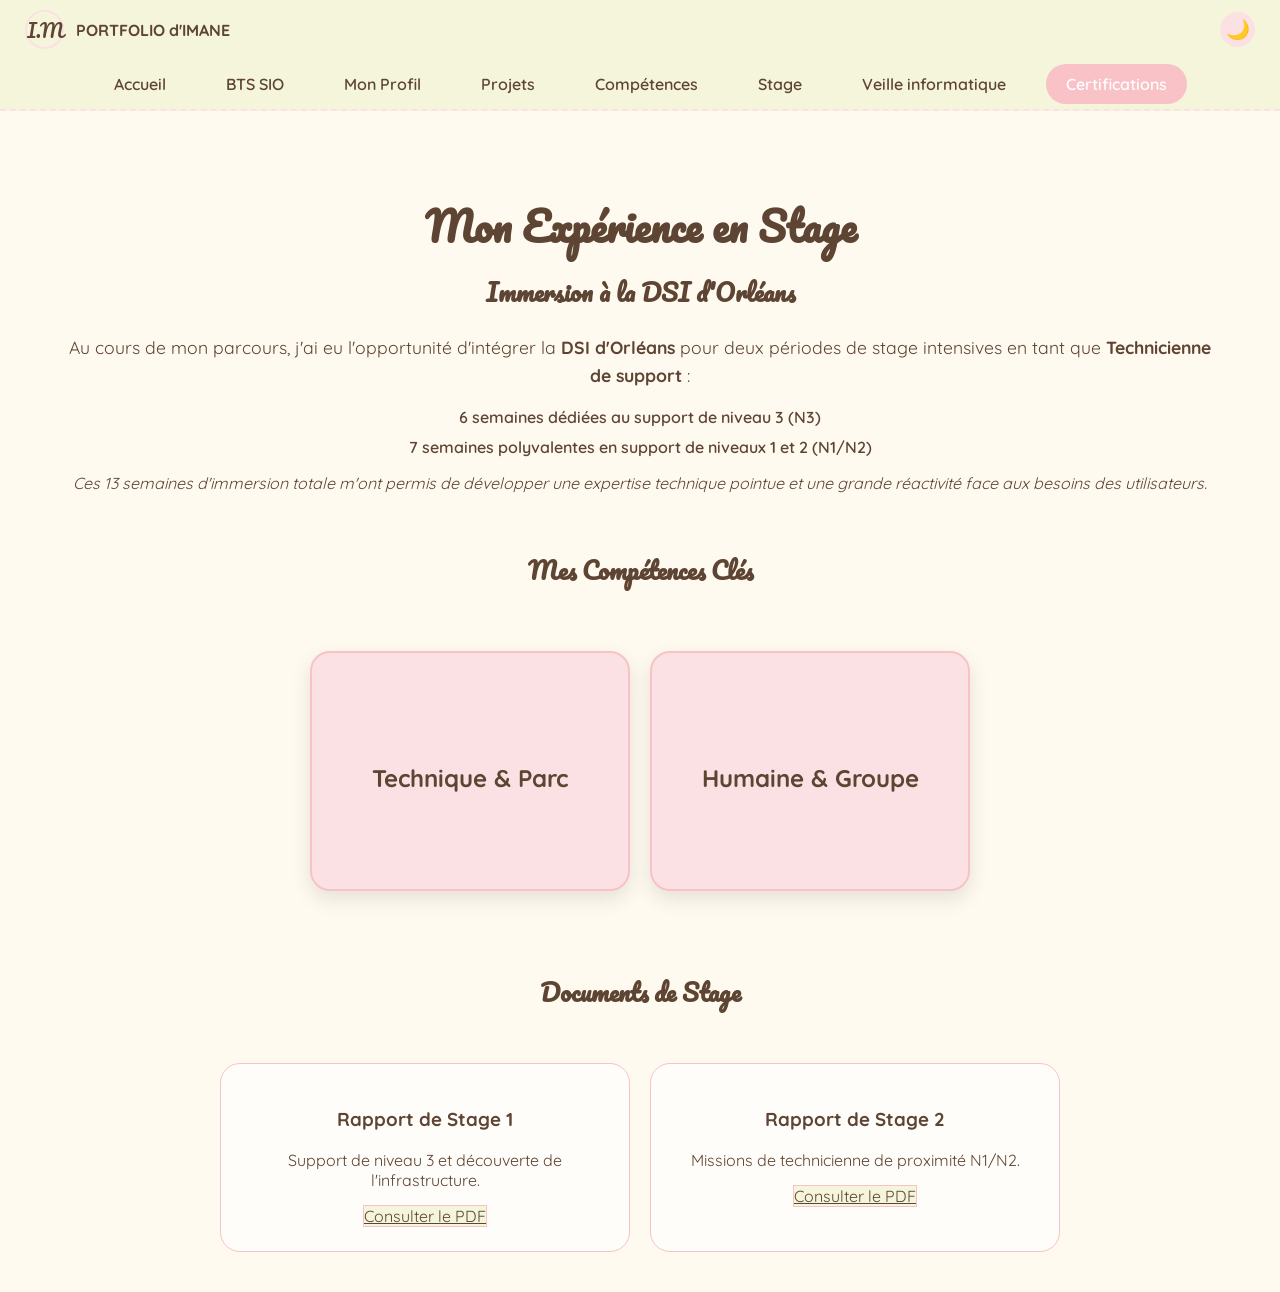
<file: stage.html>
<!DOCTYPE html>
<html lang="fr">
<head>
    <meta charset="UTF-8">
    <meta name="viewport" content="width=device-width, initial-scale=1.0">
    <title>Mon Stage - Imane</title>
    <link rel="stylesheet" href="style.css">
    <link href="https://fonts.googleapis.com/css2?family=Pacifico&family=Quicksand:wght@400;600&display=swap" rel="stylesheet">
</head>
<body>

    <header class="header-top">
        <div class="logo-signature">I.M</div>
        <span class="signature-texte">PORTFOLIO d'IMANE</span>
        <button id="theme-toggle" class="theme-btn">🌙</button>
    </header>

    <nav>
        <ul>
            <li><a href="index.html">Accueil</a></li>
            <li><a href="bts.html">BTS SIO</a></li>
            <li><a href="profil.html">Mon Profil</a></li>
            <li><a href="projets.html">Projets</a></li>
            <li><a href="competences.html">Compétences</a></li>
            <li><a href="stage.html">Stage</a></li>
            <li><a href="veille.html">Veille informatique</a></li>
            <li><a href="certifications.html" class="active">Certifications</a></li>
        </ul>
    </nav>

    <main class="page-content-bts">
        <h1 class="titre-principal-accueil">Mon Expérience en Stage</h1>

        <div class="problematique-box">
            <h2 style="font-family: 'Pacifico', cursive; margin-top: 0;">Immersion à la DSI d'Orléans</h2>
            <p style="font-size: 1.1rem; line-height: 1.6;">
                Au cours de mon parcours, j'ai eu l'opportunité d'intégrer la <strong>DSI d'Orléans</strong> pour deux périodes de stage intensives en tant que <strong>Technicienne de support</strong> :
            </p>
            <ul style="list-style: none; padding: 0; font-weight: 600; color: #5e4433; margin: 15px 0;">
                <li style="margin-bottom: 10px;"> 6 semaines dédiées au support de niveau 3 (N3)</li>
                <li>7 semaines polyvalentes en support de niveaux 1 et 2 (N1/N2)</li>
            </ul>
            <p style="font-style: italic;">
                Ces 13 semaines d'immersion totale m'ont permis de développer une expertise technique pointue et une grande réactivité face aux besoins des utilisateurs.
            </p>
        </div>

        <h2 style="text-align: center; font-family: 'Pacifico', cursive; margin-top: 40px;">Mes Compétences Clés</h2>
        
        <div class="flip-container">
            <div class="flip-card">
                <div class="flip-card-inner">
                    <div class="flip-card-front">
                        <h3>Technique & Parc</h3>
                    </div>
                    <div class="flip-card-back">
                        <ul style="list-style:none; padding:0; font-size: 0.85rem; text-align: left;">
                            <li style="margin-bottom: 8px;">📊 <strong>Gestion de parc :</strong> Traitement des demandes et résolution d'incidents.</li>
                            <li style="margin-bottom: 8px;">📋 <strong>Inventaire :</strong> Suivi et mise à jour via Excel et GLPI.</li>
                            <li style="margin-bottom: 8px;">🚀 <strong>Déploiement :</strong> Masterisation FOG / MDT.</li>
                            <li>🔍 <strong>Diagnostic :</strong> Méthode du diagnostic croisé.</li>
                        </ul>
                    </div>
                </div>
            </div>

            <div class="flip-card">
                <div class="flip-card-inner">
                    <div class="flip-card-front">
                        <h3>Humaine & Groupe</h3>
                    </div>
                    <div class="flip-card-back">
                        <ul style="list-style:none; padding:0; font-size: 0.9rem; text-align: left;">
                            <li style="margin-bottom: 10px;">✨ <strong>Relation humaine :</strong> Accueil et accompagnement des utilisateurs.</li>
                            <li style="margin-bottom: 10px;">👥 <strong>Travail en groupe :</strong> Collaboration active au sein de la DSI.</li>
                            <li style="margin-bottom: 10px;">👂 <strong>Écoute :</strong> Analyse précise des besoins métiers.</li>
                            <li>✅ <strong>Rigueur :</strong> Reporting et suivi des dossiers.</li>
                        </ul>
                    </div>
                </div>
            </div>
        </div>

        <h2 style="text-align: center; font-family: 'Pacifico', cursive; margin-top: 40px;">Documents de Stage</h2>
        
        <div class="veille-grid-layout">
            <div class="bts-option-block">
                <h3>Rapport de Stage 1</h3>
                <p>Support de niveau 3 et découverte de l'infrastructure.</p>
                <a href="Support N3 - rapport de stage 1.pdf" target="_blank" class="btn-doc">Consulter le PDF</a>
            </div>

            <div class="bts-option-block">
                <h3>Rapport de Stage 2</h3>
                <p>Missions de technicienne de proximité N1/N2.</p>
                <a href="Technicienne proximité - rapport de stage 2.pdf" target="_blank" class="btn-doc">Consulter le PDF</a>
            </div>
        </div>
    </main>

    <script src="script-veille.js"></script>
</body>
</html>
</file>
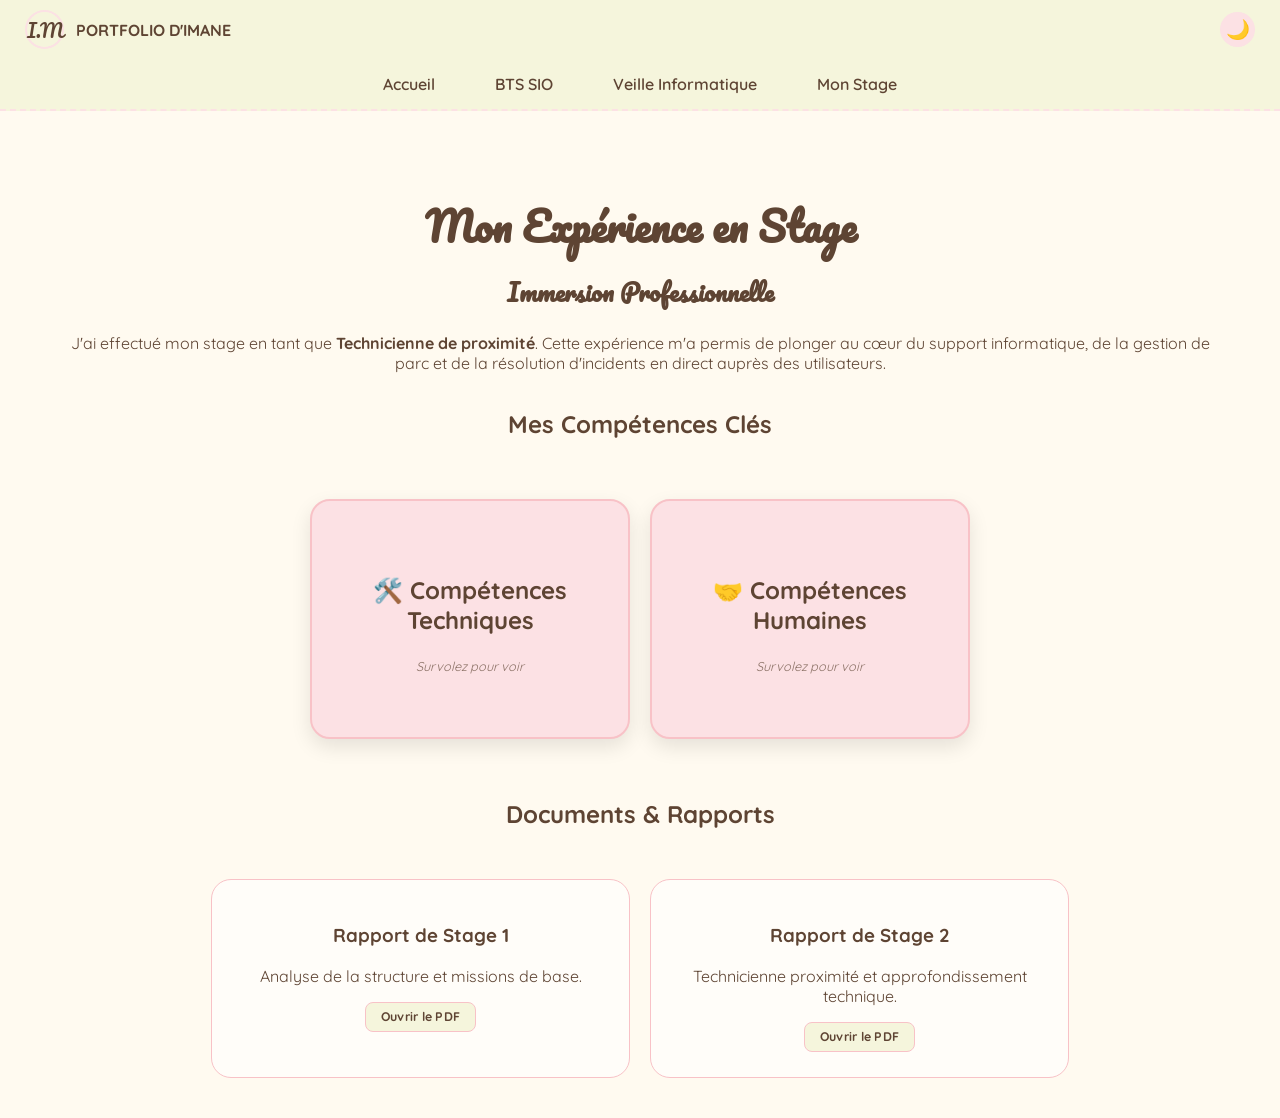
<file: stages.html>
<!DOCTYPE html>
<html lang="fr">
<head>
    <meta charset="UTF-8">
    <meta name="viewport" content="width=device-width, initial-scale=1.0">
    <title>Mon Stage - Imane</title>
    <link rel="stylesheet" href="style.css">
    <link href="https://fonts.googleapis.com/css2?family=Pacifico&family=Quicksand:wght@400;600&display=swap" rel="stylesheet">
</head>
<body>

    <header class="header-top">
        <div class="logo-signature">I.M</div>
        <span class="signature-texte">PORTFOLIO D'IMANE</span>
        <button id="theme-toggle" class="theme-btn">🌙</button>
    </header>

    <nav>
        <ul>
            <li><a href="index.html">Accueil</a></li>
            <li><a href="bts.html">BTS SIO</a></li>
            <li><a href="veille.html">Veille Informatique</a></li>
            <li><a href="stage.html">Mon Stage</a></li>
        </ul>
    </nav>

    <main class="page-content-bts">
        <h1 class="titre-principal-accueil">Mon Expérience en Stage</h1>

        <div class="problematique-box">
            <h2 style="font-family: 'Pacifico', cursive; margin-top: 0;">Immersion Professionnelle</h2>
            <p>
                J'ai effectué mon stage en tant que <strong>Technicienne de proximité</strong>. 
                Cette expérience m'a permis de plonger au cœur du support informatique, de la gestion de parc et de la résolution d'incidents en direct auprès des utilisateurs.
            </p>
        </div>

        <h2 class="section-titre">Mes Compétences Clés</h2>
        
        <div class="flip-container">
            <div class="flip-card">
                <div class="flip-card-inner">
                    <div class="flip-card-front">
                        <h3>🛠️ Compétences Techniques</h3>
                        <p>Survolez pour voir</p>
                    </div>
                    <div class="flip-card-back">
                        <ul>
                            <li>Support & Dépannage</li>
                            <li>Installation Logicielle</li>
                            <li>Gestion de Parc (GLPI)</li>
                            <li>Configuration Réseau</li>
                        </ul>
                    </div>
                </div>
            </div>

            <div class="flip-card">
                <div class="flip-card-inner">
                    <div class="flip-card-front">
                        <h3>🤝 Compétences Humaines</h3>
                        <p>Survolez pour voir</p>
                    </div>
                    <div class="flip-card-back">
                        <ul>
                            <li>Écoute active</li>
                            <li>Pédagogie</li>
                            <li>Gestion du stress</li>
                            <li>Travail en équipe</li>
                        </ul>
                    </div>
                </div>
            </div>
        </div>

        <h2 class="section-titre">Documents & Rapports</h2>
        <div class="veille-grid-layout">
            <div class="bts-option-block">
                <h3>Rapport de Stage 1</h3>
                <p>Analyse de la structure et missions de base.</p>
                <a href="rapport-stage-1.pdf" target="_blank" class="btn-mini btn-doc">Ouvrir le PDF</a>
            </div>

            <div class="bts-option-block">
                <h3>Rapport de Stage 2</h3>
                <p>Technicienne proximité et approfondissement technique.</p>
                <a href="Technicienne proximité - rapport de stage 2.pdf" target="_blank" class="btn-mini btn-doc">Ouvrir le PDF</a>
            </div>
        </div>
    </main>

    <script src="script-veille.js"></script>
</body>
</html>
</file>
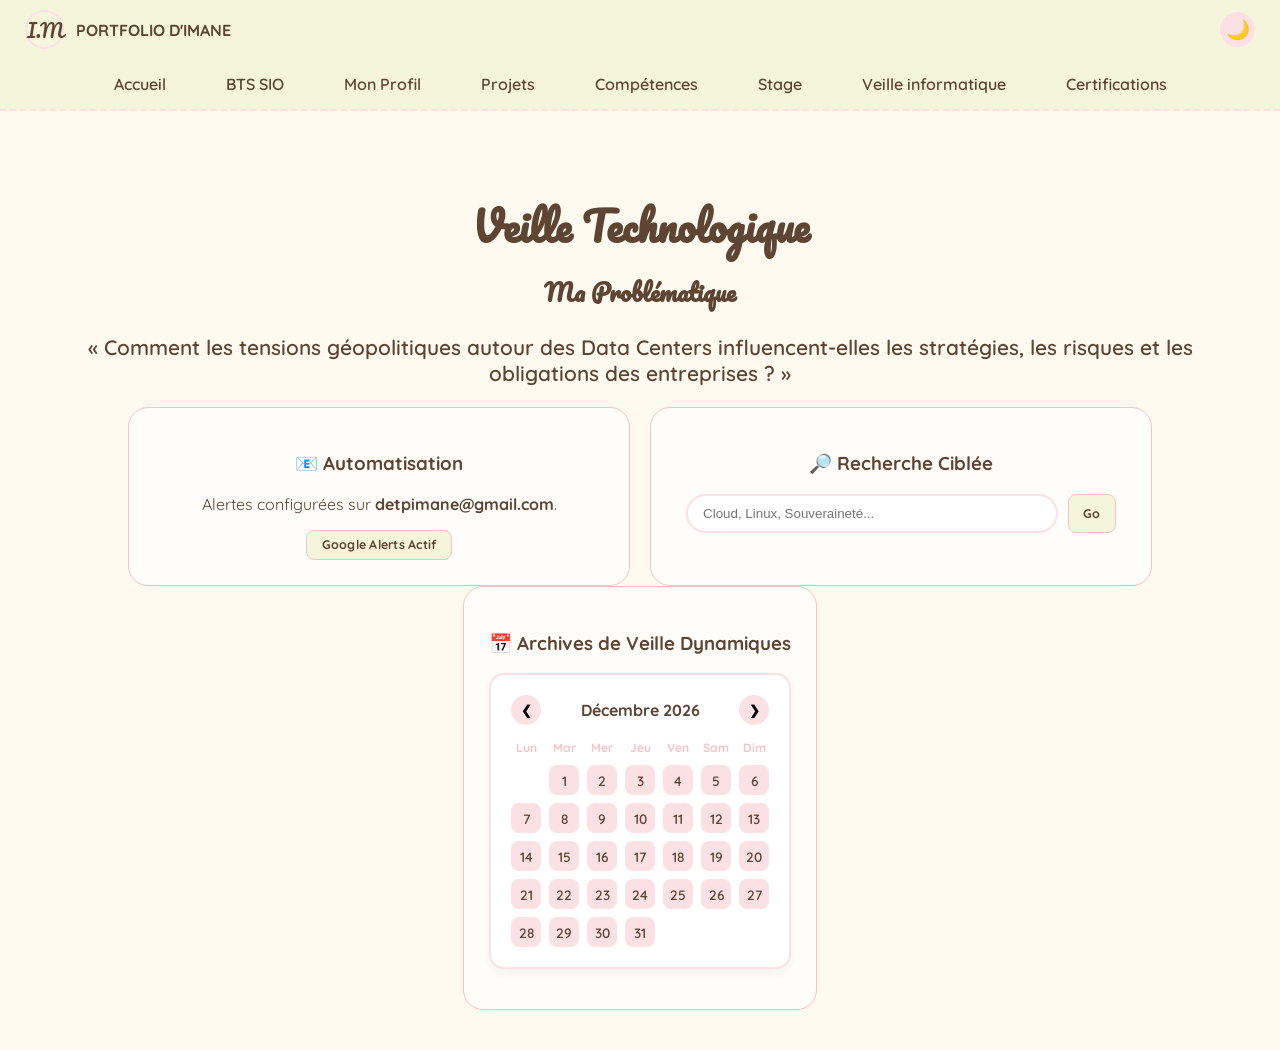
<file: veille.html>
<!DOCTYPE html>
<html lang="fr">
<head>
    <meta charset="UTF-8">
    <meta name="viewport" content="width=device-width, initial-scale=1.0">
    <title>Veille Technologique - Imane</title>
    <link rel="stylesheet" href="style.css">
    <link href="https://fonts.googleapis.com/css2?family=Pacifico&family=Quicksand:wght@400;600&display=swap" rel="stylesheet">
</head>
<body>

    <header class="header-top">
        <div class="logo-signature">I.M</div>
        <span class="signature-texte">PORTFOLIO D'IMANE</span>
        <button id="theme-toggle" class="theme-btn">🌙</button>
    </header>

   <nav>
        <ul>
            <li><a href="index.html">Accueil</a></li>
            <li><a href="bts.html">BTS SIO</a></li>
            <li><a href="profil.html">Mon Profil</a></li>
            <li><a href="projets.html">Projets</a></li>
            <li><a href="competences.html">Compétences</a></li>
            <li><a href="stage.html">Stage</a></li>
            <li><a href="veille.html">Veille informatique</a></li>
            <li><a href="certifications.html">Certifications</a></li>
        </ul>
    </nav>

    <main class="page-content-bts">
        <h1 class="titre-principal-accueil">Veille Technologique</h1>

        <div class="problematique-box">
            <h2 style="font-family: 'Pacifico', cursive; margin-top: 0;">Ma Problématique</h2>
            <p style="font-size: 1.3rem; font-weight: 600;">
                « Comment les tensions géopolitiques autour des Data Centers influencent-elles les stratégies, les risques et les obligations des entreprises ? »
            </p>
        </div>

        <div style="display: flex; flex-wrap: wrap; gap: 20px; justify-content: center; width: 100%;">
            <div class="bts-option-block" style="flex: 1; min-width: 300px; margin: 0;">
                <h3>📧 Automatisation</h3>
                <p>Alertes configurées sur <strong>detpimane@gmail.com</strong>.</p>
                <div class="btn-mini btn-doc">Google Alerts Actif</div>
            </div>

            <div class="bts-option-block" style="flex: 1; min-width: 300px; margin: 0; position: relative;">
                <h3>🔎 Recherche Ciblée</h3>
                <div class="search-container">
                    <input type="text" id="veille-search" placeholder="Cloud, Linux, Souveraineté..." oninput="maVeilleAuto(this.value)" autocomplete="off">
                    <button onclick="searchWithAnimation()" class="btn-mini btn-doc">Go</button>
                </div>
                <div id="suggestions-box" class="suggestions-list"></div>
                <div id="search-status"></div>
            </div>
        </div>

        <div class="bts-option-block">
            <h3>📅 Archives de Veille Dynamiques</h3>
            <div class="calendar-wrapper">
                <div class="calendar-header">
                    <button onclick="changeMonth(-1)" class="btn-nav-cal">❮</button>
                    <h4 id="monthDisplay"></h4>
                    <button onclick="changeMonth(1)" class="btn-nav-cal">❯</button>
                </div>
                <div class="calendar-days-header">
                    <div>Lun</div><div>Mar</div><div>Mer</div><div>Jeu</div><div>Ven</div><div>Sam</div><div>Dim</div>
                </div>
                <div id="calendarGrid" class="calendar-grid"></div>
            </div>
        </div>
    </main>

    <script>
        // --- MODE NUIT ---
        const btn = document.getElementById('theme-toggle');
        btn.addEventListener('click', () => {
            document.body.classList.toggle('dark-mode');
            btn.textContent = document.body.classList.contains('dark-mode') ? '☀️' : '🌙';
        });

        // --- MOTEUR DE SUGGESTIONS ---
        const mesSitesDeVeille = [
            { name: "Le Monde Informatique - Cloud", url: "https://www.lemondeinformatique.fr/actualites/cloud-computing-128.html" },
            { name: "ZDNet - Infrastructures", url: "https://www.zdnet.fr/actualites/infrastructure-3900000003.htm" },
            { name: "Linux France - Open Source", url: "https://www.linuxfrance.org/" },
            { name: "ANSSI - Cyber et Souveraineté", url: "https://www.ssi.gouv.fr/" },
            { name: "DataCenter Mag - Géopolitique", url: "https://datacentermagazine.fr/" }
        ];

        function maVeilleAuto(texte) {
            const box = document.getElementById('suggestions-box');
            box.innerHTML = '';
            if (texte.length < 2) { box.style.display = 'none'; return; }

            let resultats = mesSitesDeVeille.filter(site => site.name.toLowerCase().includes(texte.toLowerCase()));

            if (resultats.length > 0) {
                box.style.display = 'block';
                resultats.forEach(site => {
                    let item = document.createElement('div');
                    item.className = 'suggestion-item';
                    item.innerHTML = site.name;
                    item.onclick = function() {
                        window.open(site.url, '_blank');
                        box.style.display = 'none';
                    };
                    box.appendChild(item);
                });
            } else { box.style.display = 'none'; }
        }

        // --- BOUTON GO (RECHERCHE GLOBALE) ---
        function searchWithAnimation() {
            const status = document.getElementById('search-status');
            const query = document.getElementById('veille-search').value;
            if(!query) return;
            document.getElementById('suggestions-box').style.display = 'none';
            status.innerHTML = '<div class="loading-bar"></div><p style="font-size:0.8rem;">Recherche globale...</p>';
            setTimeout(() => {
                status.innerHTML = '';
                window.open(`https://www.google.com/search?q=${encodeURIComponent(query)}+datacenter+geopolitics`, '_blank');
            }, 1000);
        }

        // Fermer suggestions si clic ailleurs
        document.addEventListener('click', (e) => {
            if (e.target.id !== 'veille-search') document.getElementById('suggestions-box').style.display = 'none';
        });

        // --- CALENDRIER ---
        const grid = document.getElementById('calendarGrid');
        const monthDisplay = document.getElementById('monthDisplay');
        let currentTopDate = new Date();

        function renderCalendar() {
            grid.innerHTML = '';
            const year = currentTopDate.getFullYear();
            const month = currentTopDate.getMonth();
            monthDisplay.innerText = new Intl.DateTimeFormat('fr-FR', { month: 'long', year: 'numeric' }).format(currentTopDate);

            let firstDay = new Date(year, month, 1).getDay();
            firstDay = (firstDay === 0) ? 6 : firstDay - 1; 
            const daysInMonth = new Date(year, month + 1, 0).getDate();

            for (let i = 0; i < firstDay; i++) {
                grid.appendChild(document.createElement('div')).className = 'calendar-day-empty';
            }

            for (let day = 1; day <= daysInMonth; day++) {
                const dayEl = document.createElement('div');
                dayEl.className = 'calendar-day-cell';
                dayEl.innerText = day;
                dayEl.onclick = () => window.open(`https://www.google.com/search?q=datacenter+geopolitique&tbs=cdr:1,cd_min:${month+1}/${day}/${year}&tbm=nws`, '_blank');
                grid.appendChild(dayEl);
            }
        }
        function changeMonth(diff) { currentTopDate.setMonth(currentTopDate.getMonth() + diff); renderCalendar(); }
        renderCalendar();
    </script>
</body>
</html>
</file>
<file: style.css>
/* --- VARIABLES ET THÈMES --- */
:root {
    --fond-creme: #fffaf0;
    --beige-clair: #f5f5dc;
    --rose-clair: #fce1e4;
    --rose-fonce: #f8c2c7;
    --marron-texte: #5e4433;
    --blanc: #ffffff;
    --accent: #e91e8c;
}

/* --- MODE NUIT --- */
body.dark-mode {
    --fond-creme: #1a1a1a;
    --beige-clair: #2d2d2d;
    --marron-texte: #f5f5dc;
    --rose-clair: #4a3537;
    --rose-fonce: #634649;
}

body {
    background-color: var(--fond-creme);
    color: var(--marron-texte);
    font-family: 'Quicksand', sans-serif;
    margin: 0;
    padding: 0;
    transition: background 0.3s, color 0.3s;
}

/* --- HEADER --- */
.header-top {
    display: flex;
    align-items: center;
    padding: 10px 25px;
    background-color: var(--beige-clair);
}

.logo-signature {
    font-family: 'Pacifico', cursive;
    font-size: 1.2rem;
    border: 2px solid var(--rose-clair);
    border-radius: 50%;
    width: 35px; height: 35px;
    display: flex; align-items: center; justify-content: center;
    margin-right: 12px;
}

.signature-texte {
    font-family: 'Quicksand', sans-serif;
    font-weight: 700;
}

.theme-btn {
    margin-left: auto;
    background: var(--rose-clair);
    border: none;
    border-radius: 50%;
    width: 35px; height: 35px;
    cursor: pointer;
    font-size: 1.2rem;
    display: flex; align-items: center; justify-content: center;
}

/* --- NAVIGATION --- */
nav {
    background: var(--beige-clair);
    padding: 15px 0;
    border-bottom: 2px dashed var(--rose-clair);
    text-align: center;
}

nav ul {
    display: flex;
    justify-content: center;
    gap: 20px;
    list-style: none;
    margin: 0; padding: 0;
    flex-wrap: wrap;
}

nav a {
    text-decoration: none;
    color: var(--marron-texte);
    font-weight: 600;
    padding: 10px 20px;
    border-radius: 25px;
    transition: 0.3s;
}

nav a:hover, nav a.active {
    background-color: var(--rose-fonce);
    color: white;
}

/* --- TITRES GÉNÉRAUX --- */
.titre-principal-accueil {
    font-family: 'Pacifico', cursive;
    font-size: 2.5rem;
    text-align: center;
    margin-bottom: 10px;
    margin-top: 40px;
    color: var(--marron-texte);
}

.sous-titre-accueil {
    font-size: 1.2rem;
    opacity: 0.8;
    margin-bottom: 30px;
    text-align: center;
}

/* --- CONTENEURS GÉNÉRAUX --- */
.page-content-accueil, .page-content-bts, .projets-header {
    display: flex;
    flex-direction: column;
    align-items: center;
    text-align: center;
}

.page-content-accueil {
    justify-content: center;
    min-height: 75vh;
}

/* --- TABLEAU BTS SIO --- */
.bts-table {
    width: 90%;
    max-width: 900px;
    margin: 20px auto;
    background: var(--beige-clair);
    border-radius: 20px;
    border-collapse: collapse;
    overflow: hidden;
    border: 2px solid var(--rose-clair);
}

.bts-table th {
    background-color: var(--rose-clair);
    padding: 20px;
    font-size: 1.2rem;
    color: var(--marron-texte);
}

.bts-table td {
    padding: 25px;
    line-height: 1.7;
    border-bottom: 1px solid var(--rose-clair);
}

/* --- CARTES FLIP COMPÉTENCES --- */
.flip-container {
    display: flex;
    flex-wrap: wrap;
    justify-content: center;
    gap: 20px;
    padding: 40px 20px;
}

.flip-card {
    background-color: transparent;
    width: 320px;
    height: 240px;
    perspective: 1000px;
}

.flip-card-inner {
    position: relative;
    width: 100%;
    height: 100%;
    text-align: center;
    transition: transform 0.8s cubic-bezier(0.4, 0, 0.2, 1);
    transform-style: preserve-3d;
    cursor: pointer;
}

.flip-card:hover .flip-card-inner {
    transform: rotateY(180deg);
}

.flip-card-front, .flip-card-back {
    position: absolute;
    width: 100%;
    height: 100%;
    -webkit-backface-visibility: hidden;
    backface-visibility: hidden;
    border-radius: 20px;
    display: flex;
    flex-direction: column;
    align-items: center;
    justify-content: center;
    box-shadow: 0 8px 20px rgba(0,0,0,0.1);
    padding: 20px;
    box-sizing: border-box;
}

.flip-card-front {
    background-color: var(--rose-clair);
    color: var(--marron-texte);
    border: 2px solid var(--rose-fonce);
}

.flip-card-front h3 { font-size: 1.5rem; margin-bottom: 10px; }
.flip-card-front p  { font-size: 0.8rem; opacity: 0.7; font-style: italic; }

.flip-card-back {
    background-color: var(--rose-fonce);
    color: white;
    transform: rotateY(180deg);
}

.flip-card-back ul { text-align: left; list-style: none; padding: 0; margin: 0; }
.flip-card-back li { margin-bottom: 10px; font-size: 0.95rem; }

body.dark-mode .flip-card-front {
    background-color: #333;
    color: #fce1e4;
    border-color: #444;
}

/* --- CALENDRIER VEILLE --- */
.calendar-wrapper {
    max-width: 350px;
    margin: 15px auto;
    background: #ffffff;
    padding: 20px;
    border-radius: 15px;
    border: 2px solid var(--rose-clair);
    box-shadow: 0 4px 10px rgba(0,0,0,0.05);
}

.calendar-header {
    display: flex;
    justify-content: space-between;
    align-items: center;
    margin-bottom: 15px;
}

.calendar-header h4 {
    margin: 0;
    text-transform: capitalize;
    color: var(--marron-texte);
}

.calendar-days-header,
#calendarGrid {
    display: grid !important;
    grid-template-columns: repeat(7, 1fr) !important;
    gap: 8px;
    text-align: center;
}

.calendar-days-header {
    font-weight: bold;
    font-size: 0.75rem;
    color: var(--rose-fonce);
    margin-bottom: 10px;
}

.calendar-day-cell {
    aspect-ratio: 1 / 1;
    display: flex;
    align-items: center;
    justify-content: center;
    background: var(--rose-clair);
    border-radius: 8px;
    cursor: pointer;
    font-size: 0.85rem;
    font-weight: 600;
    transition: all 0.3s ease;
}

.calendar-day-cell:hover {
    background: var(--rose-fonce);
    color: #ffffff;
    transform: scale(1.1);
}

.calendar-day-empty { background: transparent; }

.btn-nav-cal {
    background: var(--rose-clair);
    border: none;
    border-radius: 50%;
    width: 30px; height: 30px;
    cursor: pointer;
    font-weight: bold;
    display: flex;
    align-items: center;
    justify-content: center;
    transition: 0.3s;
}

.btn-nav-cal:hover { background: var(--rose-fonce); color: white; }

/* --- RECHERCHE VEILLE --- */
.search-container {
    display: flex;
    gap: 10px;
    justify-content: center;
    margin-bottom: 10px;
}

#veille-search {
    padding: 10px 15px;
    border-radius: 20px;
    border: 2px solid var(--rose-clair);
    width: 75%;
    outline: none;
}

.suggestions-list {
    position: absolute;
    top: 65px;
    left: 50%;
    transform: translateX(-50%);
    width: 80%;
    background: #ffffff;
    border: 1px solid var(--rose-fonce);
    border-radius: 12px;
    z-index: 1000;
    display: none;
    box-shadow: 0 5px 15px rgba(0,0,0,0.1);
    overflow: hidden;
}

.suggestion-item {
    padding: 12px;
    text-align: left;
    cursor: pointer;
    border-bottom: 1px solid #fef1f2;
    font-size: 0.9rem;
}

.suggestion-item:hover { background: var(--rose-clair); }

/* --- CERTIFICATIONS --- */
.page-content-bts {
    padding: 40px 5%;
    max-width: 1200px;
    margin: 0 auto;
}

.certifications-columns {
    display: flex;
    flex-direction: row;
    flex-wrap: wrap;
    gap: 25px;
    justify-content: center;
    align-items: stretch;
}

.certif-column {
    flex: 1;
    min-width: 320px;
    background: rgba(255,255,255,0.6);
    padding: 25px;
    border-radius: 15px;
    box-shadow: 0 4px 15px rgba(0,0,0,0.05);
    border: 1px solid rgba(248,194,199,0.3);
    display: flex;
    flex-direction: column;
}

.column-title {
    text-align: center;
    font-family: 'Quicksand', sans-serif;
    color: var(--rose-fonce);
    border-bottom: 2px solid var(--rose-fonce);
    padding-bottom: 10px;
    margin-bottom: 20px;
    font-size: 1.3rem;
    text-transform: uppercase;
}

.certif-card {
    background: white;
    padding: 15px;
    border-radius: 10px;
    margin-bottom: 15px;
    text-align: center;
    border: 1px solid #f1f1f1;
    transition: transform 0.3s ease;
}

.certif-card:hover {
    transform: translateY(-3px);
    box-shadow: 0 5px 15px rgba(248,194,199,0.2);
}

.img-badge-oc { width: 50px; height: 50px; object-fit: contain; }

.microsoft-subgrid {
    display: grid;
    grid-template-columns: 1fr 1fr;
    gap: 10px;
    flex-grow: 1;
}

.microsoft-subgrid .certif-card {
    margin-bottom: 0;
    padding: 10px 5px;
    display: flex;
    flex-direction: column;
    justify-content: center;
    min-height: 80px;
}

.microsoft-subgrid h5 {
    font-size: 0.75rem;
    margin: 0 0 5px 0;
    color: var(--marron-texte);
    line-height: 1.1;
}

.btn-pdf {
    display: inline-block;
    margin-top: 10px;
    padding: 6px 12px;
    background-color: var(--rose-fonce);
    color: white;
    text-decoration: none;
    border-radius: 20px;
    font-size: 0.8rem;
}

.profile-link-box {
    margin-top: auto;
    padding-top: 20px;
    text-align: center;
}

.btn-profile {
    font-weight: 600;
    color: var(--marron-texte);
    text-decoration: none;
    border-bottom: 2px solid var(--rose-fonce);
    font-size: 0.9rem;
}

@media (max-width: 992px) {
    .certifications-columns { flex-direction: column; }
}

/* --- PROFIL --- */
.page-content-profil {
    padding: 40px 5%;
    max-width: 1200px;
    margin: 0 auto;
}

.profil-container {
    display: grid;
    grid-template-columns: 1.6fr 1fr;
    gap: 40px;
}

.titre-mon-parcours {
    color: #000000 !important;
    font-family: 'Pacifico', cursive;
    font-size: 2.8em;
    margin-bottom: 30px;
}

.timeline {
    position: relative;
    border-left: 5px solid #c2185b;
    padding: 10px 0 10px 30px;
    margin-left: 20px;
}

.timeline-item {
    position: relative;
    margin-bottom: 45px;
}

.timeline-item::before {
    content: "";
    position: absolute;
    left: -40.5px;
    top: 8px;
    width: 16px; height: 16px;
    background: #000000;
    border: 3px solid #c2185b;
    border-radius: 50%;
    z-index: 5;
}

.timeline-date { font-weight: 900; color: #c2185b; font-size: 1.1em; display: block; margin-bottom: 5px; }
.job-title     { color: #000000 !important; font-size: 1.6em; font-weight: 800; margin: 0; }
.company-name, .school-name { color: #002266 !important; font-weight: 700; font-size: 1.15em; margin: 5px 0; }
.task-list li  { color: #000000 !important; font-weight: 600; line-height: 1.5; margin-bottom: 5px; }

.profil-card {
    background: #ffffff;
    padding: 25px;
    border-radius: 12px;
    margin-bottom: 25px;
    border: 3px solid #c2185b;
    box-shadow: 5px 5px 0px #000000;
}

.card-title {
    color: #000000;
    font-weight: 800;
    font-size: 1.4em;
    border-bottom: 3px solid #c2185b;
    display: inline-block;
    padding-bottom: 5px;
    margin-bottom: 20px;
}

.skills-tags-dark {
    list-style: none;
    padding: 0;
    display: flex;
    flex-wrap: wrap;
    gap: 8px;
}

.skills-tags-dark li {
    background: #000000;
    color: #ffffff;
    padding: 6px 12px;
    border-radius: 5px;
    font-weight: 700;
    font-size: 0.85em;
}

.btn-download {
    background: #c2185b;
    color: #ffffff;
    padding: 18px;
    border-radius: 10px;
    text-align: center;
    text-decoration: none;
    font-weight: 900;
    display: block;
    font-size: 1.1em;
    border: 3px solid #000000;
    margin-bottom: 30px;
    transition: 0.3s;
}

.btn-download:hover { background: #000000; color: #ffffff; transform: scale(1.02); }

.btn-letterboxd {
    background: #ff69b4;
    color: #ffffff;
    padding: 10px 20px;
    border-radius: 8px;
    font-weight: 800;
    text-decoration: none;
    display: inline-block;
    margin-top: 10px;
    border: 2px solid #000000;
    transition: 0.2s;
}

.btn-letterboxd:hover { background: #ff1493; }

.btn-goto-competences {
    display: block;
    text-align: center;
    color: #000000;
    border: 2px solid #c2185b;
    padding: 12px;
    border-radius: 6px;
    text-decoration: none;
    font-weight: 800;
    margin-top: 15px;
    transition: 0.3s;
}

.btn-goto-competences:hover { background: #c2185b; color: #ffffff; }

.dark-text { color: #000000; font-weight: 600; }

@media (max-width: 900px) {
    .profil-container { grid-template-columns: 1fr; }
}

/* --- STAGE --- */
.veille-grid-layout {
    display: flex;
    flex-wrap: wrap;
    gap: 20px;
    justify-content: center;
    margin-top: 30px;
}

.bts-option-block {
    background: rgba(255,255,255,0.6);
    padding: 25px;
    border-radius: 20px;
    border: 1px solid var(--rose-fonce);
    flex: 1;
    min-width: 280px;
    max-width: 450px;
    text-align: center;
    transition: transform 0.3s ease;
}

.bts-option-block:hover { transform: translateY(-5px); }

body.dark-mode .bts-option-block { background: rgba(45,45,45,0.8); color: #eee; }

/* ============================================================
   PAGE PROJETS
   ============================================================ */

.page-projets {
    max-width: 1400px;
    margin: 0 auto;
    padding: 2rem 2rem 4rem;
}

.sous-titre-projets {
    text-align: center;
    font-family: 'Quicksand', sans-serif;
    font-size: 1.1rem;
    opacity: 0.65;
    margin-bottom: 3rem;
    letter-spacing: 0.05em;
}

/* STATS */
.stats-bar {
    display: flex;
    gap: 2rem;
    justify-content: center;
    flex-wrap: wrap;
    margin-bottom: 2.5rem;
}

.stat-item {
    text-align: center;
    font-family: 'Quicksand', sans-serif;
    background: var(--beige-clair);
    border: 2px solid var(--accent);
    border-radius: 16px;
    padding: 1.2rem 2rem;
    min-width: 100px;
}

.stat-number {
    font-size: 2.5rem;
    font-weight: 800;
    color: var(--accent);
    display: block;
    line-height: 1;
}

.stat-label {
    font-size: 0.78rem;
    opacity: 0.6;
    text-transform: uppercase;
    letter-spacing: 0.08em;
    margin-top: 0.4rem;
    display: block;
}

/* FILTRES */
.filter-bar {
    display: flex;
    flex-wrap: wrap;
    gap: 0.6rem;
    justify-content: center;
    margin-bottom: 3rem;
}

.filter-btn {
    font-family: 'Segoe UI Emoji', 'Apple Color Emoji', 'Noto Color Emoji', 'Quicksand', sans-serif;
    font-weight: 700;
    font-size: 0.9rem;
    padding: 0.5rem 1.3rem;
    border-radius: 999px;
    border: 2px solid var(--accent);
    background: transparent;
    color: var(--accent);
    cursor: pointer;
    transition: all 0.2s ease;
    letter-spacing: 0.03em;
}

.filter-btn:hover,
.filter-btn.active {
    background: var(--accent);
    color: #fff;
    transform: translateY(-2px);
    box-shadow: 0 4px 14px rgba(233,30,140,0.35);
}

/* CATÉGORIES */
.categorie-section {
    margin-bottom: 3.5rem;
    animation: fadeUp 0.5s ease both;
}

.categorie-titre {
    font-family: 'Segoe UI Emoji', 'Apple Color Emoji', 'Noto Color Emoji', 'Quicksand', sans-serif;
    font-weight: 800;
    font-size: 1.35rem;
    margin-bottom: 1.4rem;
    padding-bottom: 0.6rem;
    border-bottom: 3px solid var(--accent);
    display: flex;
    align-items: center;
    gap: 0.5rem;
    color: var(--marron-texte);
}

/* GRILLE */
.projets-mini-grid {
    display: grid;
    grid-template-columns: repeat(auto-fill, minmax(200px, 1fr));
    gap: 1.2rem;
}

/* MINI CARD */
.mini-card {
    background: var(--beige-clair);
    border: 2px solid var(--rose-clair);
    border-radius: 16px;
    overflow: hidden;
    display: flex;
    flex-direction: column;
    transition: transform 0.25s ease, box-shadow 0.25s ease, border-color 0.25s ease;
    position: relative;
}

.mini-card:hover {
    transform: translateY(-5px);
    box-shadow: 0 12px 32px rgba(233,30,140,0.2);
    border-color: var(--accent);
}

/* BADGE */
.mini-badge {
    position: absolute;
    top: 10px;
    right: 10px;
    font-size: 0.65rem;
    font-family: 'Quicksand', sans-serif;
    font-weight: 700;
    padding: 2px 8px;
    border-radius: 999px;
    text-transform: uppercase;
    letter-spacing: 0.05em;
    z-index: 2;
}

.badge-sys    { background: rgba(99,179,237,0.2);  color: #63b3ed; border: 1px solid #63b3ed; }
.badge-reseau { background: rgba(72,187,120,0.2);  color: #48bb78; border: 1px solid #48bb78; }
.badge-secu   { background: rgba(237,100,166,0.2); color: #ed64a6; border: 1px solid #ed64a6; }
.badge-dev    { background: rgba(246,173,85,0.2);  color: #f6ad55; border: 1px solid #f6ad55; }
.badge-autre  { background: rgba(160,174,192,0.2); color: #a0aec0; border: 1px solid #a0aec0; }

/* PREVIEW */
.mini-preview {
    background: linear-gradient(135deg, var(--rose-clair), #fff5f5);
    height: 110px;
    display: flex;
    align-items: center;
    justify-content: center;
    font-size: 3.5rem;
    position: relative;
    overflow: hidden;
    font-family: 'Segoe UI Emoji', 'Apple Color Emoji', 'Noto Color Emoji', sans-serif;
}

.mini-preview .pdf-icon {
    position: relative;
    z-index: 1;
    transition: transform 0.25s ease;
    line-height: 1;
}

.mini-card:hover .pdf-icon {
    transform: scale(1.12) rotate(-3deg);
}

/* TITRE CARTE */
.mini-title {
    font-family: 'Quicksand', sans-serif;
    font-weight: 700;
    font-size: 0.9rem;
    text-align: center;
    padding: 0.7rem 0.8rem 0.4rem;
    line-height: 1.3;
    flex: 1;
    color: var(--marron-texte);
}

/* BOUTONS PROJETS */
.mini-actions {
    display: flex;
    gap: 0.5rem;
    padding: 0.6rem 0.8rem 0.9rem;
    justify-content: center;
}

.btn-mini {
    font-family: 'Quicksand', sans-serif;
    font-weight: 700;
    font-size: 0.78rem;
    padding: 0.4rem 0.9rem;
    border-radius: 8px;
    text-decoration: none;
    transition: all 0.18s ease;
    display: inline-flex;
    align-items: center;
    gap: 0.3rem;
    letter-spacing: 0.02em;
    border: none;
    cursor: pointer;
}

.btn-voir {
    background: var(--accent);
    color: #fff !important;
    box-shadow: 0 2px 8px rgba(233,30,140,0.3);
}

.btn-voir:hover {
    background: #c2185b;
    transform: translateY(-2px);
    box-shadow: 0 4px 14px rgba(233,30,140,0.45);
    color: #fff !important;
}

.btn-doc {
    background: var(--beige-clair);
    color: var(--marron-texte) !important;
    border: 1px solid var(--rose-fonce) !important;
}

.btn-doc:hover {
    background: var(--rose-clair);
    transform: translateY(-2px);
    color: var(--marron-texte) !important;
}

/* ANIMATION */
@keyframes fadeUp {
    from { opacity: 0; transform: translateY(20px); }
    to   { opacity: 1; transform: translateY(0); }
}

.categorie-section:nth-child(1) { animation-delay: 0.05s; }
.categorie-section:nth-child(2) { animation-delay: 0.10s; }
.categorie-section:nth-child(3) { animation-delay: 0.15s; }
.categorie-section:nth-child(4) { animation-delay: 0.20s; }
.categorie-section:nth-child(5) { animation-delay: 0.25s; }

/* RESPONSIVE */
@media (max-width: 600px) {
    .projets-mini-grid { grid-template-columns: repeat(2, 1fr); gap: 0.8rem; }
    .mini-preview { height: 90px; font-size: 2.5rem; }
    .stats-bar { gap: 1rem; }
    .stat-item { padding: 0.8rem 1.2rem; }
}

/* ============================================================
   RESPONSIVE - MOBILE & TABLETTE
   ============================================================ */

/* --- TABLETTE (max 992px) --- */
@media (max-width: 992px) {

    /* Navigation */
    nav ul {
        gap: 8px;
        padding: 0 10px;
    }

    nav a {
        padding: 8px 12px;
        font-size: 0.85rem;
    }

    /* Profil */
    .profil-container {
        grid-template-columns: 1fr;
    }

    /* Certifications */
    .certifications-columns {
        flex-direction: column;
    }

    /* Projets grille */
    .projets-mini-grid {
        grid-template-columns: repeat(3, 1fr);
    }
}

/* --- MOBILE (max 768px) --- */
@media (max-width: 768px) {

    /* Header */
    .header-top {
        padding: 8px 15px;
    }

    .signature-texte {
        font-size: 0.85rem;
    }

    /* Navigation : scroll horizontal */
    nav {
        overflow-x: auto;
        padding: 10px 0;
    }

    nav ul {
        flex-wrap: nowrap;
        justify-content: flex-start;
        gap: 6px;
        padding: 0 15px;
        width: max-content;
        min-width: 100%;
    }

    nav a {
        padding: 7px 12px;
        font-size: 0.8rem;
        white-space: nowrap;
    }

    /* Titres */
    .titre-principal-accueil {
        font-size: 1.8rem;
    }

    .titre-mon-parcours {
        font-size: 2rem;
    }

    /* Stats projets */
    .stats-bar {
        gap: 0.8rem;
    }

    .stat-item {
        padding: 0.8rem 1rem;
        min-width: 80px;
    }

    .stat-number {
        font-size: 1.8rem;
    }

    /* Filtres */
    .filter-btn {
        font-size: 0.8rem;
        padding: 0.4rem 0.9rem;
    }

    /* Projets grille */
    .projets-mini-grid {
        grid-template-columns: repeat(2, 1fr);
        gap: 0.8rem;
    }

    .mini-preview {
        height: 90px;
        font-size: 2.5rem;
    }

    .mini-title {
        font-size: 0.82rem;
    }

    /* Cartes flip */
    .flip-card {
        width: 100%;
        max-width: 320px;
    }

    /* Tableau BTS */
    .bts-table {
        width: 100%;
        font-size: 0.9rem;
    }

    .bts-table td {
        padding: 15px;
    }

    /* Page profil */
    .page-content-profil {
        padding: 20px 4%;
    }

    .profil-card {
        padding: 15px;
    }

    /* Timeline */
    .timeline {
        margin-left: 10px;
        padding-left: 20px;
    }

    .job-title { font-size: 1.2em; }
    .company-name, .school-name { font-size: 1em; }

    /* Certifications */
    .certif-column {
        min-width: unset;
        width: 100%;
    }

    .microsoft-subgrid {
        grid-template-columns: 1fr 1fr;
    }

    /* Stage */
    .bts-option-block {
        min-width: unset;
        width: 100%;
    }

    /* Page projets padding */
    .page-projets {
        padding: 1rem 1rem 3rem;
    }
}

/* --- PETIT MOBILE (max 480px) --- */
@media (max-width: 480px) {

    .titre-principal-accueil {
        font-size: 1.5rem;
    }

    .projets-mini-grid {
        grid-template-columns: repeat(2, 1fr);
        gap: 0.6rem;
    }

    .mini-preview {
        height: 80px;
        font-size: 2rem;
    }

    .btn-mini {
        font-size: 0.72rem;
        padding: 0.35rem 0.6rem;
    }

    .stats-bar {
        flex-direction: row;
        justify-content: center;
    }

    .stat-number { font-size: 1.5rem; }

    .filter-bar {
        gap: 0.4rem;
    }

    .filter-btn {
        font-size: 0.75rem;
        padding: 0.35rem 0.7rem;
    }

    /* Calendrier veille */
    .calendar-wrapper {
        max-width: 100%;
        padding: 12px;
    }

    /* Cartes certif microsoft */
    .microsoft-subgrid {
        grid-template-columns: 1fr;
    }
}
</file>
